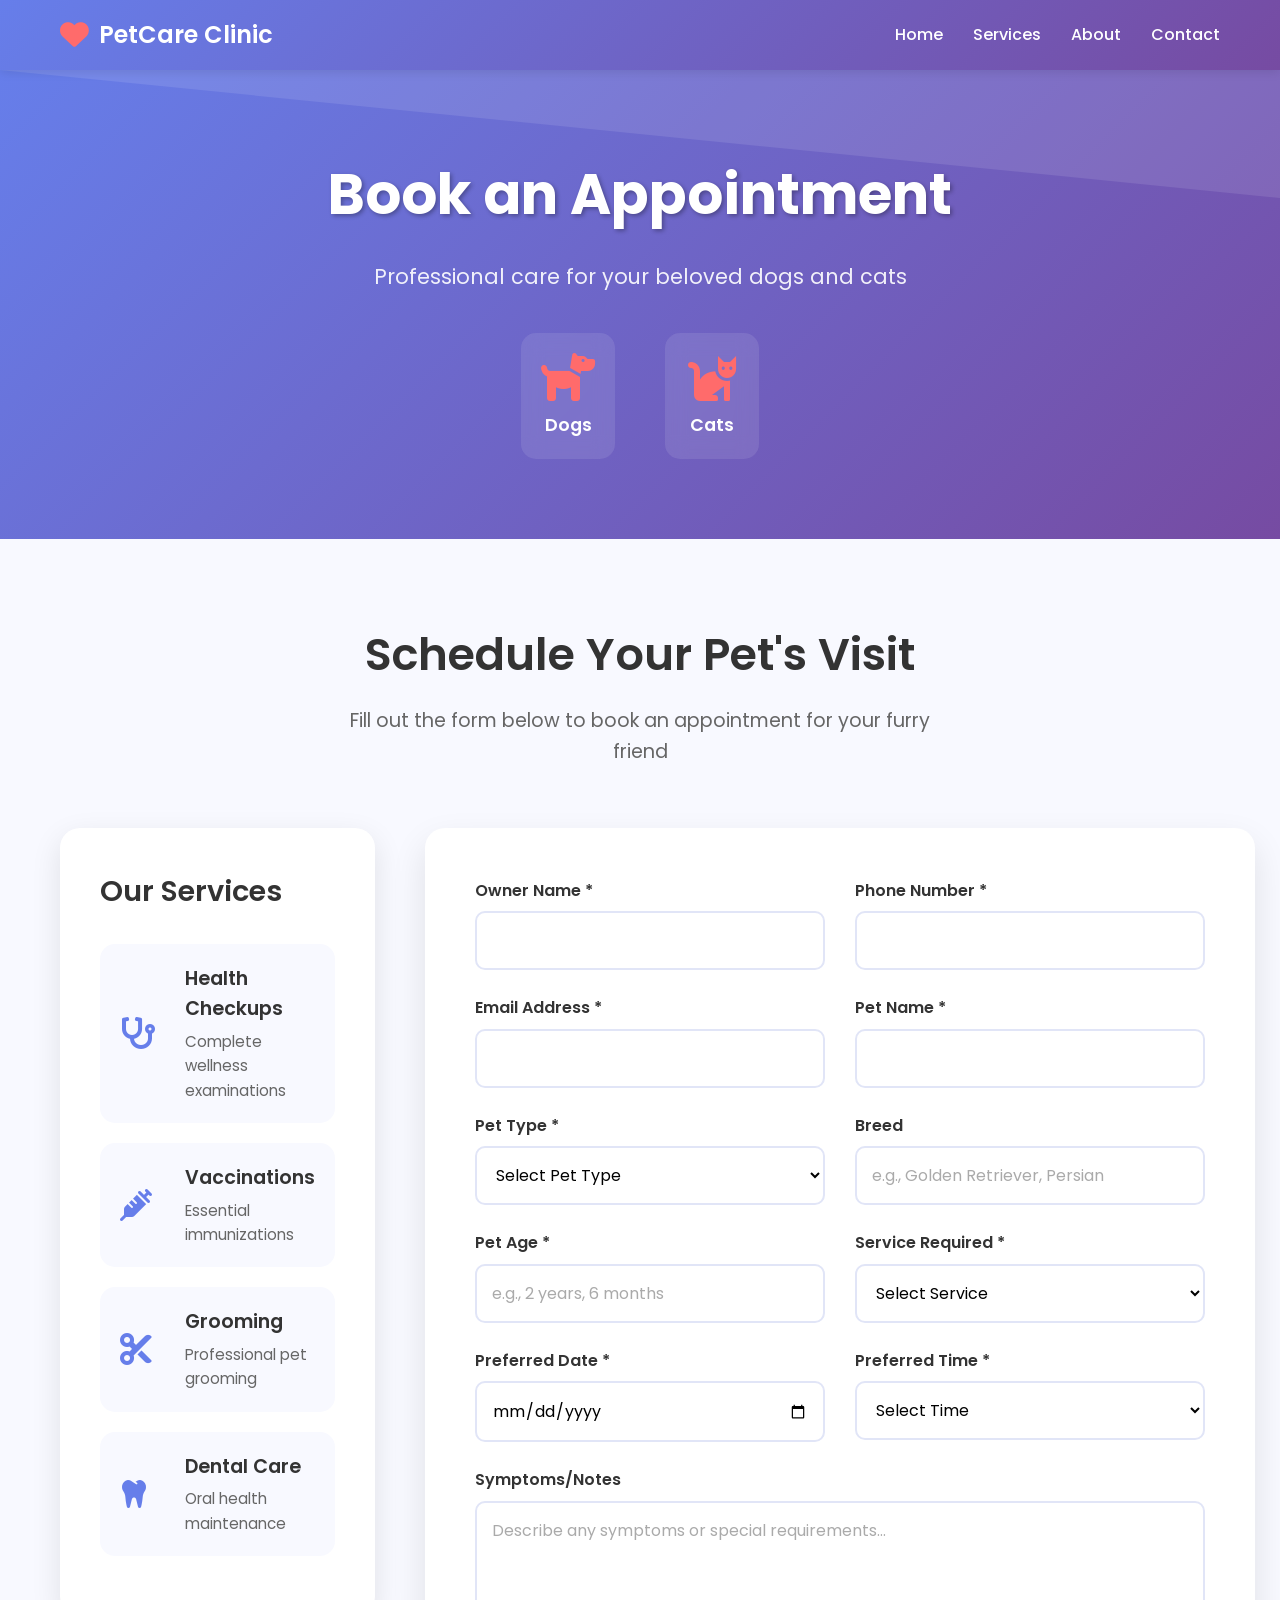
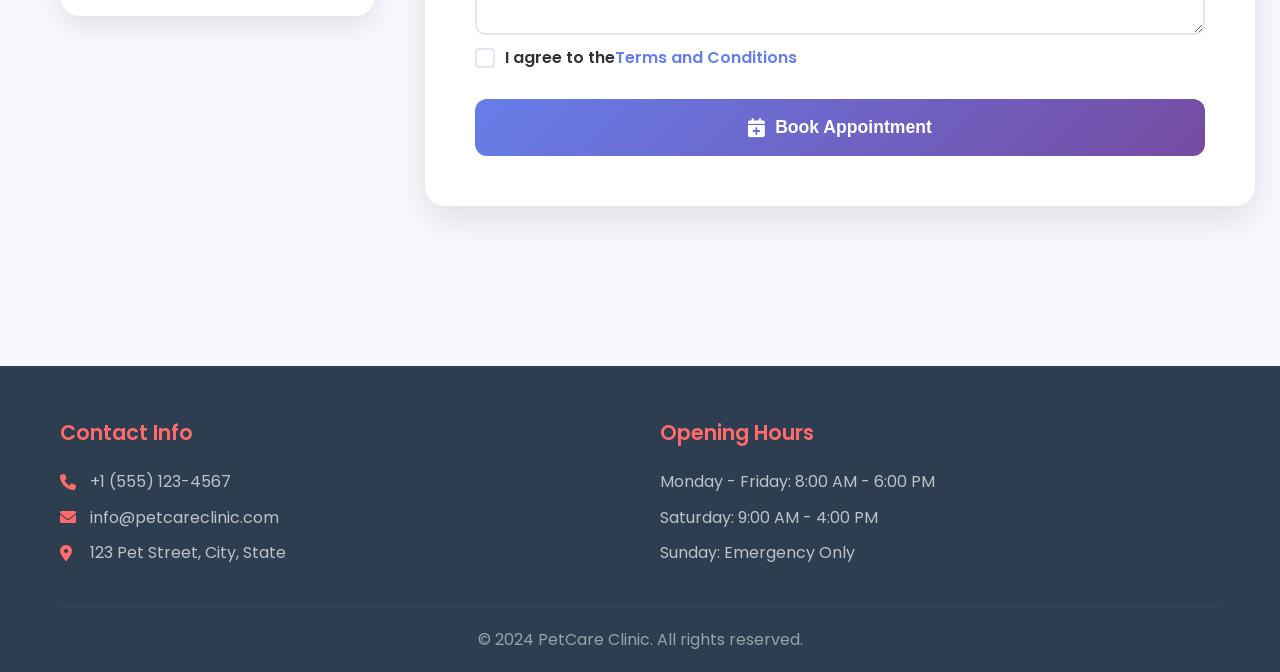
<file: apoiment/index.html>
<!DOCTYPE html>
<html lang="en">
<head>
    <meta charset="UTF-8">
    <meta name="viewport" content="width=device-width, initial-scale=1.0">
    <title>Book Appointment - PetCare Clinic</title>
    <link rel="stylesheet" href="style.css">
    <link href="https://cdnjs.cloudflare.com/ajax/libs/font-awesome/6.0.0/css/all.min.css" rel="stylesheet">
    <link href="https://fonts.googleapis.com/css2?family=Poppins:wght@300;400;500;600;700&display=swap" rel="stylesheet">
</head>
<body>
    <!-- Header -->
    <header class="header">
        <div class="container">
            <div class="logo">
                <i class="fas fa-heart"></i>
                <span>PetCare Clinic</span>
            </div>
            <nav class="nav">
                <a href="#home">Home</a>
                <a href="#services">Services</a>
                <a href="#about">About</a>
                <a href="#contact">Contact</a>
            </nav>
        </div>
    </header>

    <!-- Hero Section -->
    <section class="hero">
        <div class="hero-content">
            <div class="hero-text">
                <h1>Book an Appointment</h1>
                <p>Professional care for your beloved dogs and cats</p>
                <div class="hero-icons">
                    <div class="pet-icon">
                        <i class="fas fa-dog"></i>
                        <span>Dogs</span>
                    </div>
                    <div class="pet-icon">
                        <i class="fas fa-cat"></i>
                        <span>Cats</span>
                    </div>
                </div>
            </div>
        </div>
    </section>

    <!-- Appointment Form Section -->
    <section class="appointment-section">
        <div class="container">
            <div class="section-header">
                <h2>Schedule Your Pet's Visit</h2>
                <p>Fill out the form below to book an appointment for your furry friend</p>
            </div>

            <div class="appointment-container">
                <!-- Services Info -->
                <div class="services-info">
                    <h3>Our Services</h3>
                    <div class="service-card">
                        <i class="fas fa-stethoscope"></i>
                        <div>
                            <h4>Health Checkups</h4>
                            <p>Complete wellness examinations</p>
                        </div>
                    </div>
                    <div class="service-card">
                        <i class="fas fa-syringe"></i>
                        <div>
                            <h4>Vaccinations</h4>
                            <p>Essential immunizations</p>
                        </div>
                    </div>
                    <div class="service-card">
                        <i class="fas fa-cut"></i>
                        <div>
                            <h4>Grooming</h4>
                            <p>Professional pet grooming</p>
                        </div>
                    </div>
                    <div class="service-card">
                        <i class="fas fa-tooth"></i>
                        <div>
                            <h4>Dental Care</h4>
                            <p>Oral health maintenance</p>
                        </div>
                    </div>
                </div>

                <!-- Appointment Form -->
                <div class="appointment-form">
                    <form id="appointmentForm">
                        <div class="form-row">
                            <div class="form-group">
                                <label for="ownerName">Owner Name *</label>
                                <input type="text" id="ownerName" name="ownerName" required>
                            </div>
                            <div class="form-group">
                                <label for="phone">Phone Number *</label>
                                <input type="tel" id="phone" name="phone" required>
                            </div>
                        </div>

                        <div class="form-row">
                            <div class="form-group">
                                <label for="email">Email Address *</label>
                                <input type="email" id="email" name="email" required>
                            </div>
                            <div class="form-group">
                                <label for="petName">Pet Name *</label>
                                <input type="text" id="petName" name="petName" required>
                            </div>
                        </div>

                        <div class="form-row">
                            <div class="form-group">
                                <label for="petType">Pet Type *</label>
                                <select id="petType" name="petType" required>
                                    <option value="">Select Pet Type</option>
                                    <option value="dog">Dog</option>
                                    <option value="cat">Cat</option>
                                </select>
                            </div>
                            <div class="form-group">
                                <label for="petBreed">Breed</label>
                                <input type="text" id="petBreed" name="petBreed" placeholder="e.g., Golden Retriever, Persian">
                            </div>
                        </div>

                        <div class="form-row">
                            <div class="form-group">
                                <label for="petAge">Pet Age *</label>
                                <input type="text" id="petAge" name="petAge" placeholder="e.g., 2 years, 6 months" required>
                            </div>
                            <div class="form-group">
                                <label for="service">Service Required *</label>
                                <select id="service" name="service" required>
                                    <option value="">Select Service</option>
                                    <option value="checkup">General Checkup</option>
                                    <option value="vaccination">Vaccination</option>
                                    <option value="grooming">Grooming</option>
                                    <option value="dental">Dental Care</option>
                                    <option value="surgery">Surgery</option>
                                    <option value="emergency">Emergency Care</option>
                                </select>
                            </div>
                        </div>

                        <div class="form-row">
                            <div class="form-group">
                                <label for="appointmentDate">Preferred Date *</label>
                                <input type="date" id="appointmentDate" name="appointmentDate" required>
                            </div>
                            <div class="form-group">
                                <label for="appointmentTime">Preferred Time *</label>
                                <select id="appointmentTime" name="appointmentTime" required>
                                    <option value="">Select Time</option>
                                    <option value="09:00">09:00 AM</option>
                                    <option value="10:00">10:00 AM</option>
                                    <option value="11:00">11:00 AM</option>
                                    <option value="12:00">12:00 PM</option>
                                    <option value="14:00">02:00 PM</option>
                                    <option value="15:00">03:00 PM</option>
                                    <option value="16:00">04:00 PM</option>
                                    <option value="17:00">05:00 PM</option>
                                </select>
                            </div>
                        </div>

                        <div class="form-group full-width">
                            <label for="symptoms">Symptoms/Notes</label>
                            <textarea id="symptoms" name="symptoms" rows="4" placeholder="Describe any symptoms or special requirements..."></textarea>
                        </div>

                        <div class="form-group full-width">
                            <label class="checkbox-container">
                                <input type="checkbox" id="terms" name="terms" required>
                                <span class="checkmark"></span>
                                I agree to the <a href="#terms">Terms and Conditions</a>
                            </label>
                        </div>

                        <button type="submit" class="submit-btn">
                            <i class="fas fa-calendar-plus"></i>
                            Book Appointment
                        </button>
                    </form>
                </div>
            </div>
        </div>
    </section>

    <!-- Success Modal -->
    <div id="successModal" class="modal">
        <div class="modal-content">
            <div class="modal-header">
                <i class="fas fa-check-circle"></i>
                <h3>Appointment Booked!</h3>
            </div>
            <div class="modal-body">
                <p>Your appointment has been successfully scheduled. We'll contact you shortly to confirm the details.</p>
                <div class="appointment-details">
                    <p><strong>Pet:</strong> <span id="confirmPetName"></span></p>
                    <p><strong>Date:</strong> <span id="confirmDate"></span></p>
                    <p><strong>Time:</strong> <span id="confirmTime"></span></p>
                    <p><strong>Service:</strong> <span id="confirmService"></span></p>
                </div>
            </div>
            <div class="modal-footer">
                <button onclick="closeModal()" class="btn-close">Close</button>
            </div>
        </div>
    </div>

    <!-- Footer -->
    <footer class="footer">
        <div class="container">
            <div class="footer-content">
                <div class="footer-section">
                    <h4>Contact Info</h4>
                    <p><i class="fas fa-phone"></i> +1 (555) 123-4567</p>
                    <p><i class="fas fa-envelope"></i> info@petcareclinic.com</p>
                    <p><i class="fas fa-map-marker-alt"></i> 123 Pet Street, City, State</p>
                </div>
                <div class="footer-section">
                    <h4>Opening Hours</h4>
                    <p>Monday - Friday: 8:00 AM - 6:00 PM</p>
                    <p>Saturday: 9:00 AM - 4:00 PM</p>
                    <p>Sunday: Emergency Only</p>
                </div>
            </div>
            <div class="footer-bottom">
                <p>&copy; 2024 PetCare Clinic. All rights reserved.</p>
            </div>
        </div>
    </footer>

    <script src="script.js"></script>
</body>
</html>
</file>
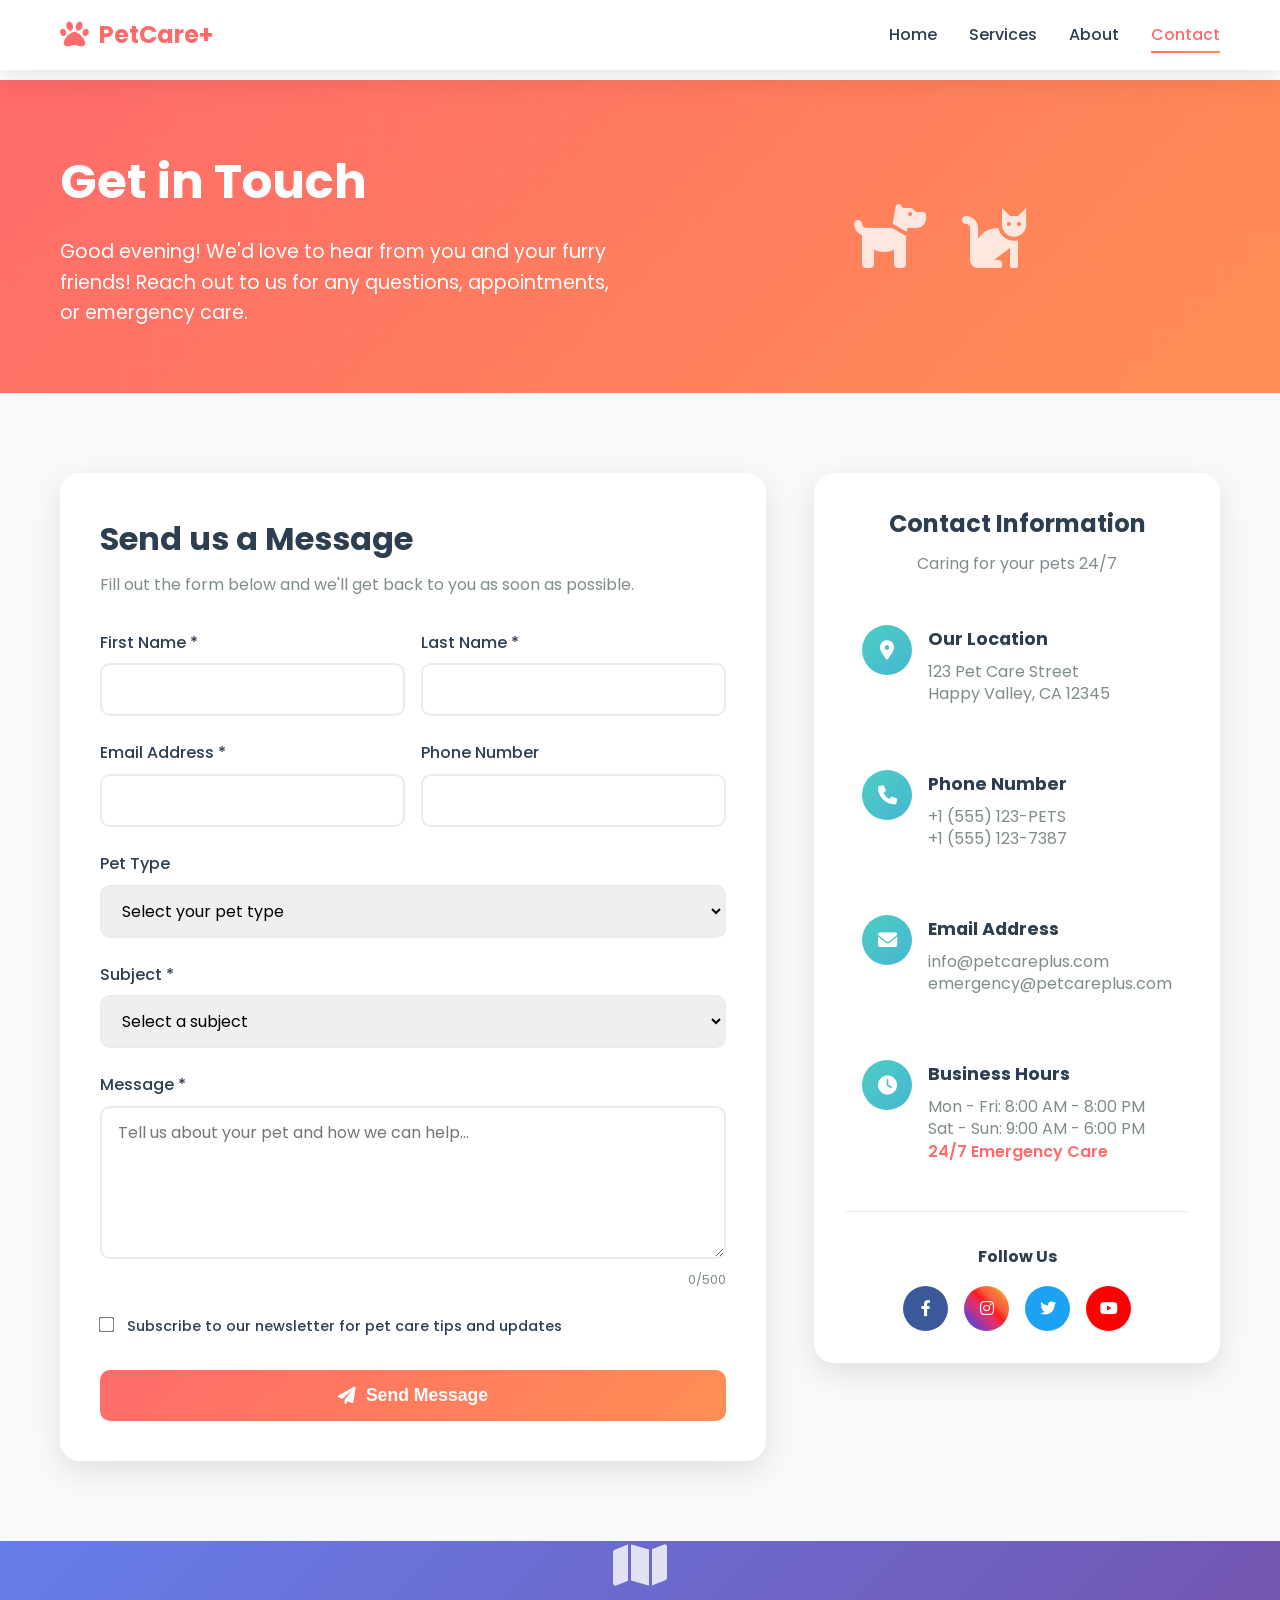
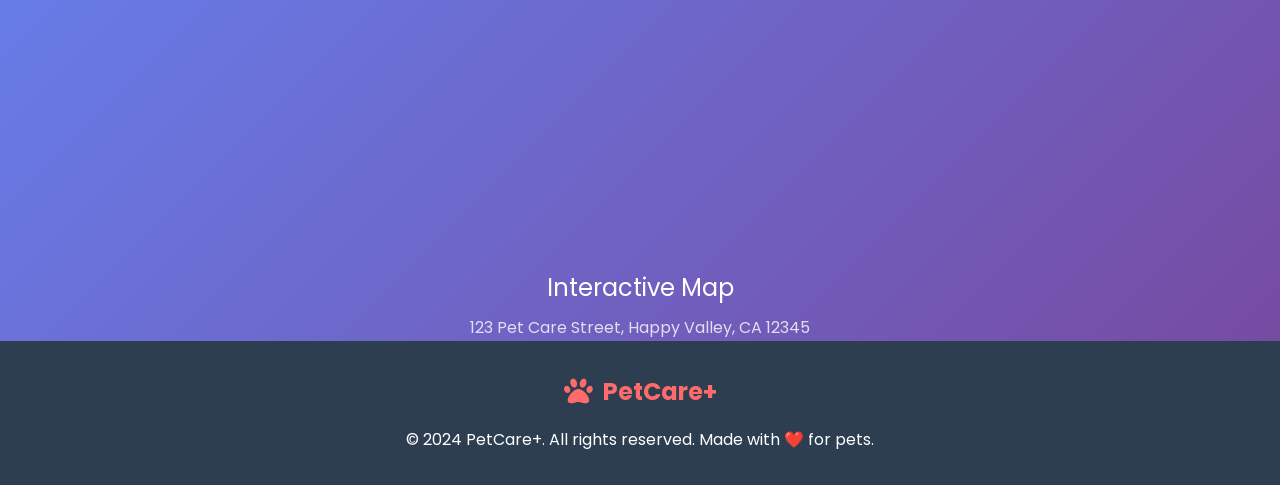
<file: contact/index.html>
<!DOCTYPE html>
<html lang="en">
<head>
    <meta charset="UTF-8">
    <meta name="viewport" content="width=device-width, initial-scale=1.0">
    <title>Contact Us - PetCare+</title>
    <link rel="stylesheet" href="style.css">
    <link href="https://cdnjs.cloudflare.com/ajax/libs/font-awesome/6.0.0/css/all.min.css" rel="stylesheet">
    <link href="https://fonts.googleapis.com/css2?family=Poppins:wght@300;400;600;700&display=swap" rel="stylesheet">
</head>
<body>
    <!-- Header -->
    <header class="header">
        <div class="container">
            <div class="nav-brand">
                <i class="fas fa-paw"></i>
                <span>PetCare+</span>
            </div>
            <nav class="nav-menu">
                <a href="#" class="nav-link">Home</a>
                <a href="#" class="nav-link">Services</a>
                <a href="#" class="nav-link">About</a>
                <a href="../contact/index.html" class="nav-link active">Contact</a>
            </nav>
        </div>
    </header>

    <!-- Hero Section -->
    <section class="hero">
        <div class="hero-content">
            <div class="hero-text">
                <h1>Get in Touch</h1>
                <p>We'd love to hear from you and your furry friends! Reach out to us for any questions, appointments, or emergency care.</p>
            </div>
            <div class="hero-image">
                <div class="pet-illustration">
                    <i class="fas fa-dog"></i>
                    <i class="fas fa-cat"></i>
                </div>
            </div>
        </div>
    </section>

    <!-- Contact Section -->
    <section class="contact-section">
        <div class="container">
            <div class="contact-grid">
                <!-- Contact Form -->
                <div class="contact-form-container">
                    <div class="form-header">
                        <h2>Send us a Message</h2>
                        <p>Fill out the form below and we'll get back to you as soon as possible.</p>
                    </div>
                    
                    <form class="contact-form" id="contactForm">
                        <div class="form-row">
                            <div class="form-group">
                                <label for="firstName">First Name *</label>
                                <input type="text" id="firstName" name="firstName" required>
                            </div>
                            <div class="form-group">
                                <label for="lastName">Last Name *</label>
                                <input type="text" id="lastName" name="lastName" required>
                            </div>
                        </div>
                        
                        <div class="form-row">
                            <div class="form-group">
                                <label for="email">Email Address *</label>
                                <input type="email" id="email" name="email" required>
                            </div>
                            <div class="form-group">
                                <label for="phone">Phone Number</label>
                                <input type="tel" id="phone" name="phone">
                            </div>
                        </div>
                        
                        <div class="form-group">
                            <label for="petType">Pet Type</label>
                            <select id="petType" name="petType">
                                <option value="">Select your pet type</option>
                                <option value="dog">Dog</option>
                                <option value="cat">Cat</option>
                                <option value="bird">Bird</option>
                                <option value="rabbit">Rabbit</option>
                                <option value="hamster">Hamster</option>
                                <option value="other">Other</option>
                            </select>
                        </div>
                        
                        <div class="form-group">
                            <label for="subject">Subject *</label>
                            <select id="subject" name="subject" required>
                                <option value="">Select a subject</option>
                                <option value="appointment">Book Appointment</option>
                                <option value="emergency">Emergency Care</option>
                                <option value="grooming">Grooming Services</option>
                                <option value="boarding">Pet Boarding</option>
                                <option value="general">General Inquiry</option>
                                <option value="feedback">Feedback</option>
                            </select>
                        </div>
                        
                        <div class="form-group">
                            <label for="message">Message *</label>
                            <textarea id="message" name="message" rows="5" placeholder="Tell us about your pet and how we can help..." required></textarea>
                        </div>
                        
                        <div class="form-group checkbox-group">
                            <label class="checkbox-label">
                                <input type="checkbox" id="newsletter" name="newsletter">
                                <span class="checkmark"></span>
                                Subscribe to our newsletter for pet care tips and updates
                            </label>
                        </div>
                        
                        <button type="submit" class="submit-btn">
                            <i class="fas fa-paper-plane"></i>
                            Send Message
                        </button>
                    </form>
                </div>

                <!-- Contact Info -->
                <div class="contact-info">
                    <div class="info-card">
                        <div class="info-header">
                            <h3>Contact Information</h3>
                            <p>Caring for your pets 24/7</p>
                        </div>
                        
                        <div class="info-items">
                            <div class="info-item">
                                <div class="info-icon">
                                    <i class="fas fa-map-marker-alt"></i>
                                </div>
                                <div class="info-content">
                                    <h4>Our Location</h4>
                                    <p>123 Pet Care Street<br>Happy Valley, CA 12345</p>
                                </div>
                            </div>
                            
                            <div class="info-item">
                                <div class="info-icon">
                                    <i class="fas fa-phone"></i>
                                </div>
                                <div class="info-content">
                                    <h4>Phone Number</h4>
                                    <p>+1 (555) 123-PETS<br>+1 (555) 123-7387</p>
                                </div>
                            </div>
                            
                            <div class="info-item">
                                <div class="info-icon">
                                    <i class="fas fa-envelope"></i>
                                </div>
                                <div class="info-content">
                                    <h4>Email Address</h4>
                                    <p>info@petcareplus.com<br>emergency@petcareplus.com</p>
                                </div>
                            </div>
                            
                            <div class="info-item">
                                <div class="info-icon">
                                    <i class="fas fa-clock"></i>
                                </div>
                                <div class="info-content">
                                    <h4>Business Hours</h4>
                                    <p>Mon - Fri: 8:00 AM - 8:00 PM<br>
                                    Sat - Sun: 9:00 AM - 6:00 PM<br>
                                    <span class="emergency-text">24/7 Emergency Care</span></p>
                                </div>
                            </div>
                        </div>
                        
                        <div class="social-links">
                            <h4>Follow Us</h4>
                            <div class="social-icons">
                                <a href="#" class="social-icon facebook">
                                    <i class="fab fa-facebook-f"></i>
                                </a>
                                <a href="#" class="social-icon instagram">
                                    <i class="fab fa-instagram"></i>
                                </a>
                                <a href="#" class="social-icon twitter">
                                    <i class="fab fa-twitter"></i>
                                </a>
                                <a href="#" class="social-icon youtube">
                                    <i class="fab fa-youtube"></i>
                                </a>
                            </div>
                        </div>
                    </div>
                </div>
            </div>
        </div>
    </section>

    <!-- Map Section -->
    <section class="map-section">
        <div class="map-container">
            <div class="map-placeholder">
                <i class="fas fa-map"></i>
                <iframe src="https://www.google.com/maps/embed?pb=!1m18!1m12!1m3!1d3671.553688831395!2d72.52874507477073!3d23.040153915672924!2m3!1f0!2f0!3f0!3m2!1i1024!2i768!4f13.1!3m3!1m2!1s0x395e84b74ee18a17%3A0xd1cb8bb6f4dd0cb4!2sAlphaOne%20Mall%2C%20Vastrapur%2C%20Ahmedabad%2C%20Gujarat%20380054!5e0!3m2!1sen!2sin!4v1756124097159!5m2!1sen!2sin" width="600" height="450" style="border:0;" allowfullscreen="" loading="lazy" referrerpolicy="no-referrer-when-downgrade"></iframe>
                <p>Interactive Map</p>
                <span>123 Pet Care Street, Happy Valley, CA 12345</span>
            </div>
        </div>
    </section>

    <!-- Footer -->
    <footer class="footer">
        <div class="container">
            <div class="footer-content">
                <div class="footer-brand">
                    <i class="fas fa-paw"></i>
                    <span>PetCare+</span>
                </div>
                <p>&copy; 2024 PetCare+. All rights reserved. Made with ❤️ for pets.</p>
            </div>
        </div>
    </footer>

    <!-- Success Message Modal -->
    <div class="modal-overlay" id="successModal">
        <div class="modal">
            <div class="modal-content">
                <div class="success-icon">
                    <i class="fas fa-check-circle"></i>
                </div>
                <h3>Message Sent Successfully!</h3>
                <p>Thank you for contacting us. We'll get back to you within 24 hours.</p>
                <button class="modal-btn" onclick="closeModal()">OK</button>
            </div>
        </div>
    </div>

    <script src="script.js"></script>
</body>
</html>
</file>
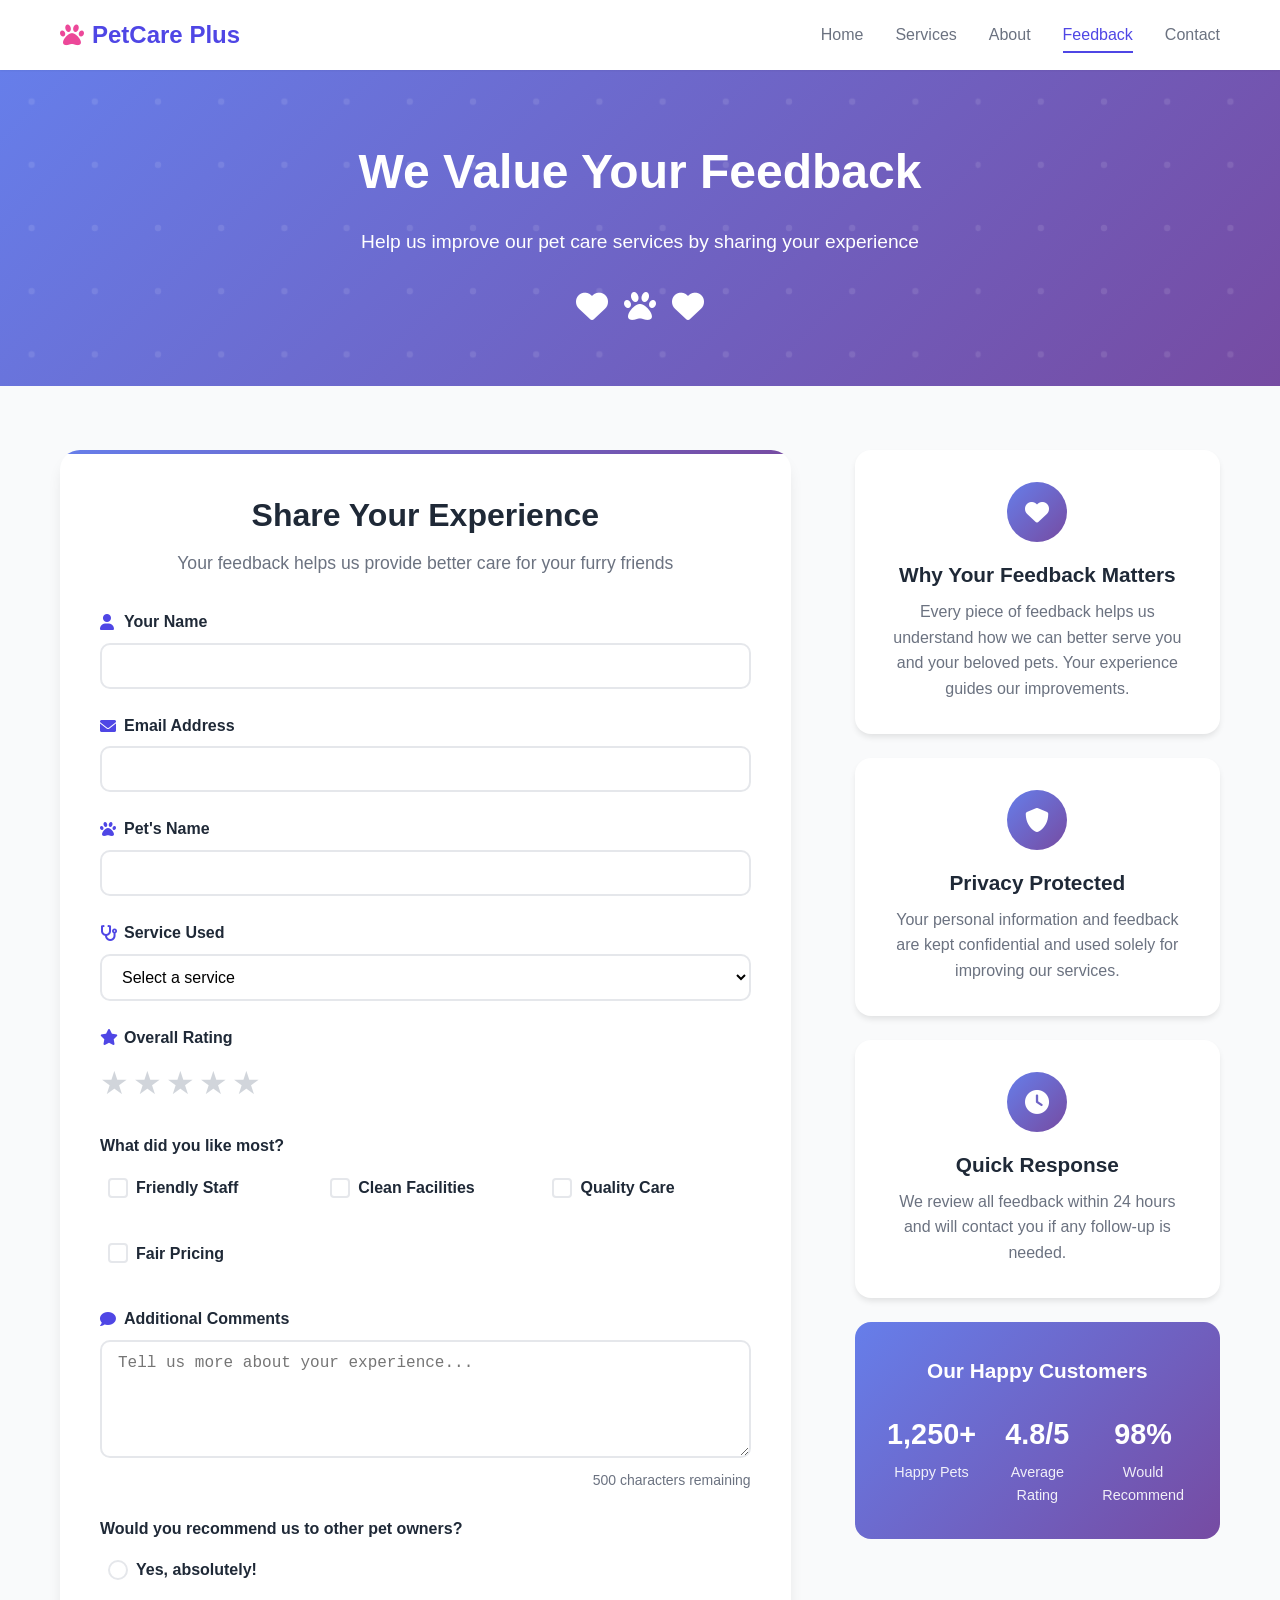
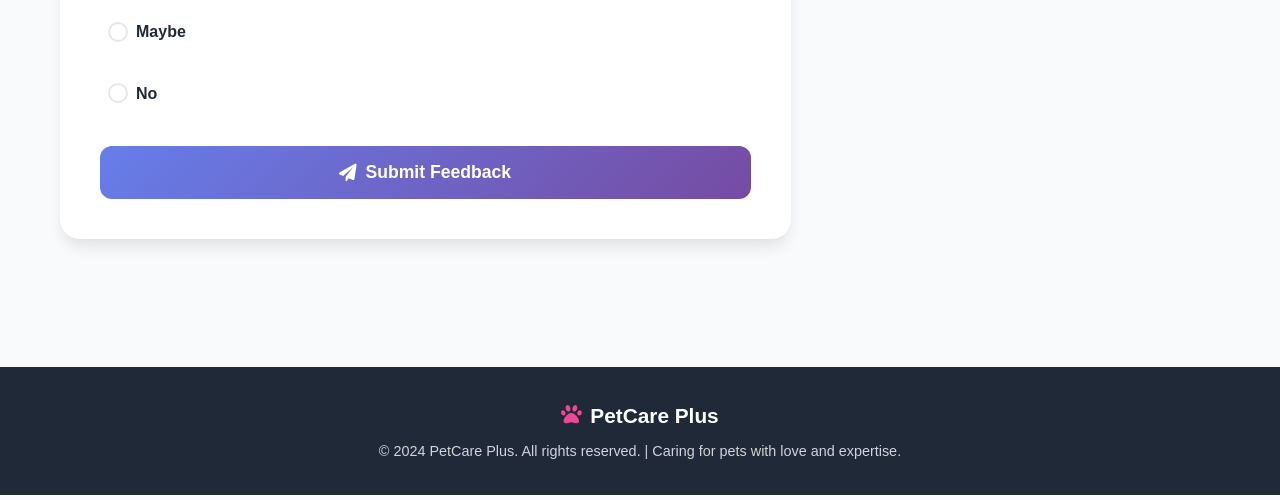
<file: feedback/index.html>
<!DOCTYPE html>
<html lang="en">
<head>
    <meta charset="UTF-8">
    <meta name="viewport" content="width=device-width, initial-scale=1.0">
    <title>Feedback - PetCare Plus</title>
    <link rel="stylesheet" href="style.css">
    <link href="https://cdnjs.cloudflare.com/ajax/libs/font-awesome/6.0.0/css/all.min.css" rel="stylesheet">
</head>
<body>
    <!-- Header -->
    <header class="header">
        <div class="container">
            <div class="logo">
                <i class="fas fa-paw"></i>
                <span>PetCare Plus</span>
            </div>
            <nav class="nav">
                <a href="#home">Home</a>
                <a href="#services">Services</a>
                <a href="#about">About</a>
                <a href="#feedback" class="active">Feedback</a>
                <a href="#contact">Contact</a>
            </nav>
        </div>
    </header>

    <!-- Main Content -->
    <main class="main">
        <!-- Hero Section -->
        <section class="hero">
            <div class="hero-content">
                <h1>We Value Your Feedback</h1>
                <p>Help us improve our pet care services by sharing your experience</p>
                <div class="hero-decoration">
                    <i class="fas fa-heart"></i>
                    <i class="fas fa-paw"></i>
                    <i class="fas fa-heart"></i>
                </div>
            </div>
        </section>

        <!-- Feedback Form Section -->
        <section class="feedback-section">
            <div class="container">
                <div class="feedback-grid">
                    <!-- Form Column -->
                    <div class="form-column">
                        <div class="form-header">
                            <h2>Share Your Experience</h2>
                            <p>Your feedback helps us provide better care for your furry friends</p>
                        </div>

                        <form class="feedback-form" id="feedbackForm">
                            <!-- Personal Information -->
                            <div class="form-group">
                                <label for="name">
                                    <i class="fas fa-user"></i>
                                    Your Name
                                </label>
                                <input type="text" id="name" name="name" required>
                            </div>

                            <div class="form-group">
                                <label for="email">
                                    <i class="fas fa-envelope"></i>
                                    Email Address
                                </label>
                                <input type="email" id="email" name="email" required>
                            </div>

                            <div class="form-group">
                                <label for="petName">
                                    <i class="fas fa-paw"></i>
                                    Pet's Name
                                </label>
                                <input type="text" id="petName" name="petName">
                            </div>

                            <!-- Service Type -->
                            <div class="form-group">
                                <label for="service">
                                    <i class="fas fa-stethoscope"></i>
                                    Service Used
                                </label>
                                <select id="service" name="service" required>
                                    <option value="">Select a service</option>
                                    <option value="veterinary">Veterinary Care</option>
                                    <option value="grooming">Pet Grooming</option>
                                    <option value="boarding">Pet Boarding</option>
                                    <option value="daycare">Pet Daycare</option>
                                    <option value="training">Pet Training</option>
                                    <option value="emergency">Emergency Care</option>
                                </select>
                            </div>

                            <!-- Rating -->
                            <div class="form-group">
                                <label class="rating-label">
                                    <i class="fas fa-star"></i>
                                    Overall Rating
                                </label>
                                <div class="star-rating" id="starRating">
                                    <span class="star" data-rating="1">★</span>
                                    <span class="star" data-rating="2">★</span>
                                    <span class="star" data-rating="3">★</span>
                                    <span class="star" data-rating="4">★</span>
                                    <span class="star" data-rating="5">★</span>
                                </div>
                                <input type="hidden" id="rating" name="rating" required>
                            </div>

                            <!-- Feedback Categories -->
                            <div class="form-group">
                                <label class="checkbox-label">What did you like most?</label>
                                <div class="checkbox-group">
                                    <label class="checkbox-item">
                                        <input type="checkbox" name="liked" value="staff">
                                        <span class="checkmark"></span>
                                        Friendly Staff
                                    </label>
                                    <label class="checkbox-item">
                                        <input type="checkbox" name="liked" value="facilities">
                                        <span class="checkmark"></span>
                                        Clean Facilities
                                    </label>
                                    <label class="checkbox-item">
                                        <input type="checkbox" name="liked" value="care">
                                        <span class="checkmark"></span>
                                        Quality Care
                                    </label>
                                    <label class="checkbox-item">
                                        <input type="checkbox" name="liked" value="pricing">
                                        <span class="checkmark"></span>
                                        Fair Pricing
                                    </label>
                                </div>
                            </div>

                            <!-- Comments -->
                            <div class="form-group">
                                <label for="comments">
                                    <i class="fas fa-comment"></i>
                                    Additional Comments
                                </label>
                                <textarea id="comments" name="comments" rows="5" placeholder="Tell us more about your experience..."></textarea>
                            </div>

                            <!-- Recommendation -->
                            <div class="form-group">
                                <label class="radio-label">Would you recommend us to other pet owners?</label>
                                <div class="radio-group">
                                    <label class="radio-item">
                                        <input type="radio" name="recommend" value="yes">
                                        <span class="radio-mark"></span>
                                        Yes, absolutely!
                                    </label>
                                    <label class="radio-item">
                                        <input type="radio" name="recommend" value="maybe">
                                        <span class="radio-mark"></span>
                                        Maybe
                                    </label>
                                    <label class="radio-item">
                                        <input type="radio" name="recommend" value="no">
                                        <span class="radio-mark"></span>
                                        No
                                    </label>
                                </div>
                            </div>

                            <!-- Submit Button -->
                            <button type="submit" class="submit-btn">
                                <i class="fas fa-paper-plane"></i>
                                Submit Feedback
                            </button>
                        </form>
                    </div>

                    <!-- Info Column -->
                    <div class="info-column">
                        <div class="info-card">
                            <div class="info-icon">
                                <i class="fas fa-heart"></i>
                            </div>
                            <h3>Why Your Feedback Matters</h3>
                            <p>Every piece of feedback helps us understand how we can better serve you and your beloved pets. Your experience guides our improvements.</p>
                        </div>

                        <div class="info-card">
                            <div class="info-icon">
                                <i class="fas fa-shield-alt"></i>
                            </div>
                            <h3>Privacy Protected</h3>
                            <p>Your personal information and feedback are kept confidential and used solely for improving our services.</p>
                        </div>

                        <div class="info-card">
                            <div class="info-icon">
                                <i class="fas fa-clock"></i>
                            </div>
                            <h3>Quick Response</h3>
                            <p>We review all feedback within 24 hours and will contact you if any follow-up is needed.</p>
                        </div>

                        <!-- Stats -->
                        <div class="stats-card">
                            <h3>Our Happy Customers</h3>
                            <div class="stats-grid">
                                <div class="stat-item">
                                    <div class="stat-number">1,250+</div>
                                    <div class="stat-label">Happy Pets</div>
                                </div>
                                <div class="stat-item">
                                    <div class="stat-number">4.8/5</div>
                                    <div class="stat-label">Average Rating</div>
                                </div>
                                <div class="stat-item">
                                    <div class="stat-number">98%</div>
                                    <div class="stat-label">Would Recommend</div>
                                </div>
                            </div>
                        </div>
                    </div>
                </div>
            </div>
        </section>
    </main>

    <!-- Success Modal -->
    <div class="modal" id="successModal">
        <div class="modal-content">
            <div class="modal-icon">
                <i class="fas fa-check-circle"></i>
            </div>
            <h3>Thank You!</h3>
            <p>Your feedback has been submitted successfully. We appreciate you taking the time to help us improve!</p>
            <button class="modal-btn" onclick="closeModal()">Close</button>
        </div>
    </div>

    <!-- Footer -->
    <footer class="footer">
        <div class="container">
            <div class="footer-content">
                <div class="footer-logo">
                    <i class="fas fa-paw"></i>
                    <span>PetCare Plus</span>
                </div>
                <p>&copy; 2024 PetCare Plus. All rights reserved. | Caring for pets with love and expertise.</p>
            </div>
        </div>
    </footer>

    <script src="script.js"></script>
</body>
</html>
</file>
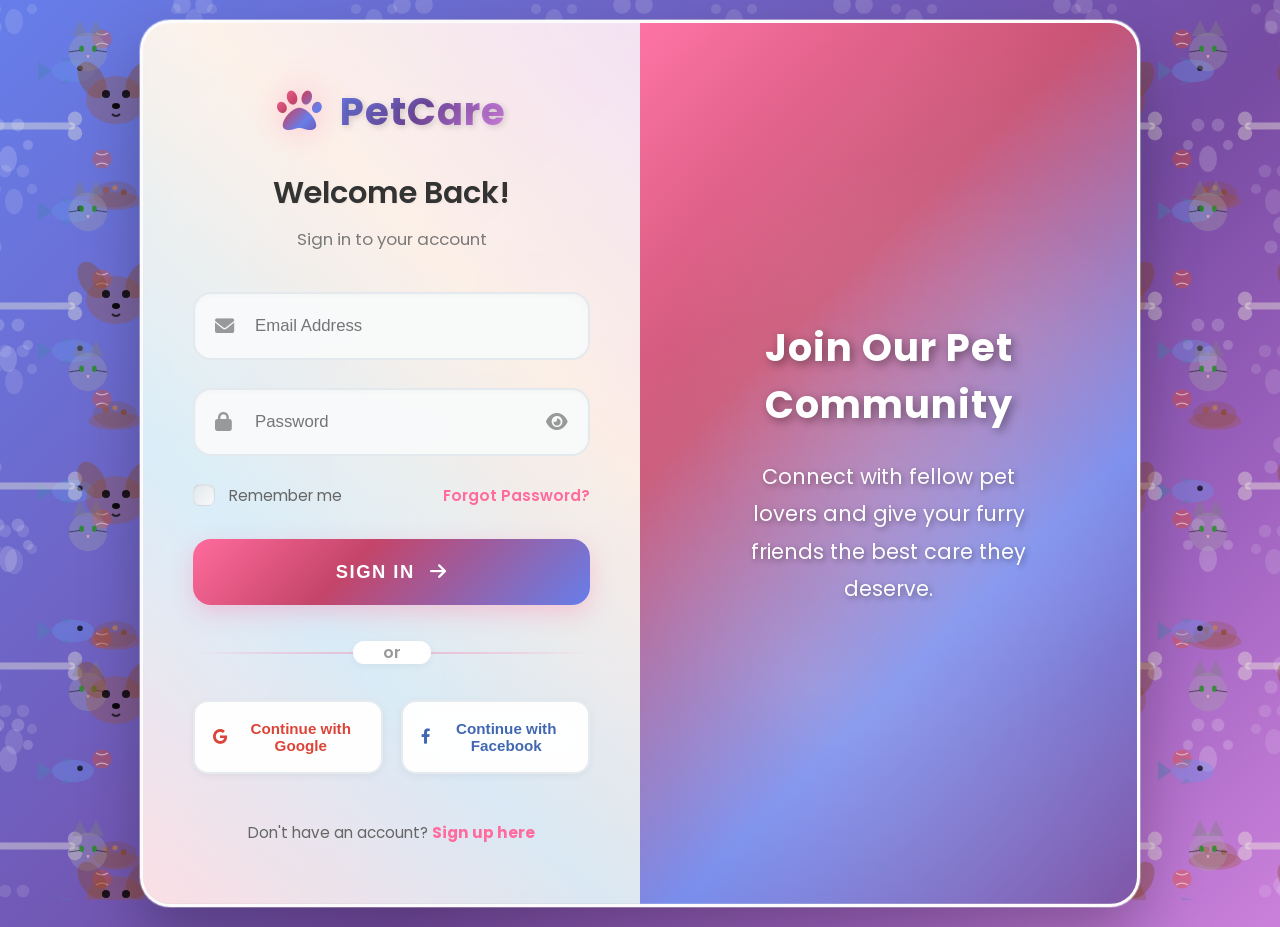
<file: login/index.html>
<!DOCTYPE html>
<html lang="en">
<head>
    <meta charset="UTF-8">
    <meta name="viewport" content="width=device-width, initial-scale=1.0">
    <title>Login - PetCare</title>
    <link rel="stylesheet" href="style.css">
    <link href="https://fonts.googleapis.com/css2?family=Poppins:wght@300;400;500;600;700&display=swap" rel="stylesheet">
    <link rel="stylesheet" href="https://cdnjs.cloudflare.com/ajax/libs/font-awesome/6.0.0/css/all.min.css">
</head>
<body>
    <div class="container">
        <div class="form-container">
            <div class="form-header">
                <div class="logo">
                    <i class="fas fa-paw"></i>
                    <h1>PetCare</h1>
                </div>
                <h2>Welcome Back!</h2>
                <p>Sign in to your account</p>
            </div>
            
            <form id="loginForm" class="auth-form">
                <div class="form-group">
                    <div class="input-container">
                        <i class="fas fa-envelope"></i>
                        <input type="email" id="email" name="email" placeholder="Email Address" required>
                    </div>
                </div>
                
                <div class="form-group">
                    <div class="input-container">
                        <i class="fas fa-lock"></i>
                        <input type="password" id="password" name="password" placeholder="Password" required>
                        <i class="fas fa-eye password-toggle" id="togglePassword"></i>
                    </div>
                </div>
                
                <div class="form-options">
                    <label class="remember-me">
                        <input type="checkbox" name="remember">
                        <span class="checkmark"></span>
                        Remember me
                    </label>
                    <a href="#" class="forgot-password">Forgot Password?</a>
                </div>
                
                <button type="submit" class="btn-primary">
                    <span>Sign In</span>
                    <i class="fas fa-arrow-right"></i>
                </button>
            </form>
            
            <div class="divider">
                <span>or</span>
            </div>
            
            <div class="social-login">
                <button class="social-btn google">
                    <i class="fab fa-google"></i>
                    Continue with Google
                </button>
                <button class="social-btn facebook">
                    <i class="fab fa-facebook-f"></i>
                    Continue with Facebook
                </button>
            </div>
            
            <div class="form-footer">
                <p>Don't have an account? <a href="signup.html">Sign up here</a></p>
            </div>
        </div>
        
        <div class="image-container">
            <div class="image-overlay">
                <h3>Join Our Pet Community</h3>
                <p>Connect with fellow pet lovers and give your furry friends the best care they deserve.</p>
            </div>
        </div>
    </div>
    
    <script src="script.js"></script>
</body>
</html>
</file>
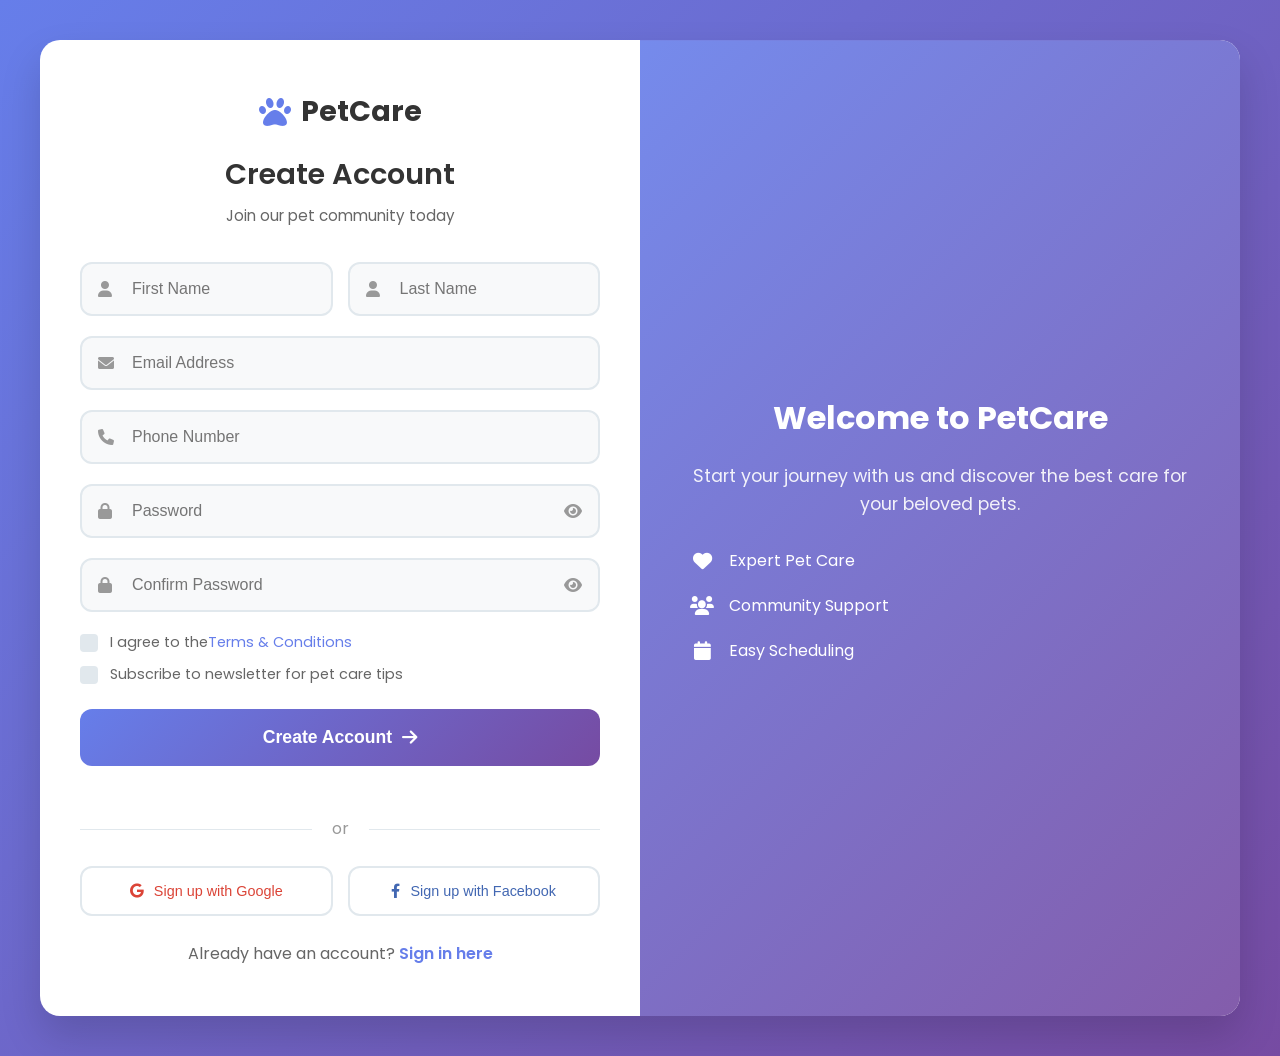
<file: sign/index.html>
<!DOCTYPE html>
<html lang="en">
<head>
    <meta charset="UTF-8">
    <meta name="viewport" content="width=device-width, initial-scale=1.0">
    <title>Sign Up - PetCare</title>
    <link rel="stylesheet" href="style.css">
    <link href="https://fonts.googleapis.com/css2?family=Poppins:wght@300;400;500;600;700&display=swap" rel="stylesheet">
    <link rel="stylesheet" href="https://cdnjs.cloudflare.com/ajax/libs/font-awesome/6.0.0/css/all.min.css">
</head>
<body>
    <div class="container">
        <div class="form-container">
            <div class="form-header">
                <div class="logo">
                    <i class="fas fa-paw"></i>
                    <h1>PetCare</h1>
                </div>
                <h2>Create Account</h2>
                <p>Join our pet community today</p>
            </div>
            
            <form id="signupForm" class="auth-form">
                <div class="form-row">
                    <div class="form-group">
                        <div class="input-container">
                            <i class="fas fa-user"></i>
                            <input type="text" id="firstName" name="firstName" placeholder="First Name" required>
                        </div>
                    </div>
                    <div class="form-group">
                        <div class="input-container">
                            <i class="fas fa-user"></i>
                            <input type="text" id="lastName" name="lastName" placeholder="Last Name" required>
                        </div>
                    </div>
                </div>
                
                <div class="form-group">
                    <div class="input-container">
                        <i class="fas fa-envelope"></i>
                        <input type="email" id="email" name="email" placeholder="Email Address" required>
                    </div>
                </div>
                
                <div class="form-group">
                    <div class="input-container">
                        <i class="fas fa-phone"></i>
                        <input type="tel" id="phone" name="phone" placeholder="Phone Number" required>
                    </div>
                </div>
                
                <div class="form-group">
                    <div class="input-container">
                        <i class="fas fa-lock"></i>
                        <input type="password" id="password" name="password" placeholder="Password" required>
                        <i class="fas fa-eye password-toggle" id="togglePassword"></i>
                    </div>
                </div>
                
                <div class="form-group">
                    <div class="input-container">
                        <i class="fas fa-lock"></i>
                        <input type="password" id="confirmPassword" name="confirmPassword" placeholder="Confirm Password" required>
                        <i class="fas fa-eye password-toggle" id="toggleConfirmPassword"></i>
                    </div>
                </div>
                
                <div class="form-options">
                    <label class="checkbox-container">
                        <input type="checkbox" name="terms" required>
                        <span class="checkmark"></span>
                        I agree to the <a href="#">Terms & Conditions</a>
                    </label>
                    <label class="checkbox-container">
                        <input type="checkbox" name="newsletter">
                        <span class="checkmark"></span>
                        Subscribe to newsletter for pet care tips
                    </label>
                </div>
                
                <button type="submit" class="btn-primary">
                    <span>Create Account</span>
                    <i class="fas fa-arrow-right"></i>
                </button>
            </form>
            
            <div class="divider">
                <span>or</span>
            </div>
            
            <div class="social-login">
                <button class="social-btn google">
                    <i class="fab fa-google"></i>
                    Sign up with Google
                </button>
                <button class="social-btn facebook">
                    <i class="fab fa-facebook-f"></i>
                    Sign up with Facebook
                </button>
            </div>
            
            <div class="form-footer">
                <p>Already have an account? <a href="login.html">Sign in here</a></p>
            </div>
        </div>
        
        <div class="image-container">
            <div class="image-overlay">
                <h3>Welcome to PetCare</h3>
                <p>Start your journey with us and discover the best care for your beloved pets.</p>
                <div class="features">
                    <div class="feature">
                        <i class="fas fa-heart"></i>
                        <span>Expert Pet Care</span>
                    </div>
                    <div class="feature">
                        <i class="fas fa-users"></i>
                        <span>Community Support</span>
                    </div>
                    <div class="feature">
                        <i class="fas fa-calendar"></i>
                        <span>Easy Scheduling</span>
                    </div>
                </div>
            </div>
        </div>
    </div>
    
    <script src="script.js"></script>
</body>
</html>
</file>
<file: apoiment/style.css>
/* Reset and Base Styles */
* {
    margin: 0;
    padding: 0;
    box-sizing: border-box;
}

body {
    font-family: 'Poppins', sans-serif;
    line-height: 1.6;
    color: #333;
    background-color: #f8f9ff;
}

.container {
    max-width: 1200px;
    margin: 0 auto;
    padding: 0 20px;
}

/* Header Styles */
.header {
    background: linear-gradient(135deg, #667eea 0%, #764ba2 100%);
    color: white;
    padding: 1rem 0;
    position: sticky;
    top: 0;
    z-index: 100;
    box-shadow: 0 2px 10px rgba(0, 0, 0, 0.1);
}

.header .container {
    display: flex;
    justify-content: space-between;
    align-items: center;
}

.logo {
    display: flex;
    align-items: center;
    gap: 10px;
    font-size: 1.5rem;
    font-weight: 600;
}

.logo i {
    color: #ff6b6b;
    font-size: 1.8rem;
}

.nav {
    display: flex;
    gap: 30px;
}

.nav a {
    color: white;
    text-decoration: none;
    transition: color 0.3s ease;
    font-weight: 500;
}

.nav a:hover {
    color: #ff6b6b;
}

/* Hero Section */
.hero {
    background: linear-gradient(135deg, #667eea 0%, #764ba2 100%);
    color: white;
    padding: 80px 0;
    text-align: center;
    position: relative;
    overflow: hidden;
}

.hero::before {
    content: '';
    position: absolute;
    top: 0;
    left: 0;
    right: 0;
    bottom: 0;
    background: url('data:image/svg+xml,<svg xmlns="http://www.w3.org/2000/svg" viewBox="0 0 1000 100" fill="rgba(255,255,255,0.1)"><polygon points="0,0 1000,100 1000,0"/></svg>');
    background-size: cover;
}

.hero-content {
    position: relative;
    z-index: 2;
}

.hero h1 {
    font-size: 3.5rem;
    margin-bottom: 20px;
    font-weight: 700;
    text-shadow: 2px 2px 4px rgba(0, 0, 0, 0.3);
}

.hero p {
    font-size: 1.3rem;
    margin-bottom: 40px;
    opacity: 0.9;
}

.hero-icons {
    display: flex;
    justify-content: center;
    gap: 50px;
    margin-top: 30px;
}

.pet-icon {
    display: flex;
    flex-direction: column;
    align-items: center;
    gap: 10px;
    padding: 20px;
    background: rgba(255, 255, 255, 0.1);
    border-radius: 15px;
    backdrop-filter: blur(10px);
    transition: transform 0.3s ease;
}

.pet-icon:hover {
    transform: translateY(-5px);
}

.pet-icon i {
    font-size: 3rem;
    color: #ff6b6b;
}

.pet-icon span {
    font-weight: 600;
    font-size: 1.1rem;
}

/* Appointment Section */
.appointment-section {
    padding: 80px 0;
}

.section-header {
    text-align: center;
    margin-bottom: 60px;
}

.section-header h2 {
    font-size: 2.8rem;
    color: #333;
    margin-bottom: 15px;
    font-weight: 600;
}

.section-header p {
    font-size: 1.2rem;
    color: #666;
    max-width: 600px;
    margin: 0 auto;
}

.appointment-container {
    display: grid;
    grid-template-columns: 1fr 2fr;
    gap: 50px;
    align-items: start;
}

/* Services Info */
.services-info {
    background: white;
    padding: 40px;
    border-radius: 20px;
    box-shadow: 0 10px 30px rgba(0, 0, 0, 0.1);
    height: fit-content;
    position: sticky;
    top: 100px;
}

.services-info h3 {
    font-size: 1.8rem;
    color: #333;
    margin-bottom: 30px;
    font-weight: 600;
}

.service-card {
    display: flex;
    align-items: center;
    gap: 15px;
    padding: 20px;
    margin-bottom: 20px;
    background: #f8f9ff;
    border-radius: 15px;
    transition: transform 0.3s ease, box-shadow 0.3s ease;
}

.service-card:hover {
    transform: translateX(5px);
    box-shadow: 0 5px 15px rgba(102, 126, 234, 0.2);
}

.service-card i {
    font-size: 2rem;
    color: #667eea;
    min-width: 50px;
}

.service-card h4 {
    font-size: 1.2rem;
    color: #333;
    margin-bottom: 5px;
    font-weight: 600;
}

.service-card p {
    color: #666;
    font-size: 0.95rem;
}

/* Appointment Form */
.appointment-form {
    background: white;
    padding: 50px;
    border-radius: 20px;
    box-shadow: 0 15px 35px rgba(0, 0, 0, 0.1);
}

.form-row {
    display: grid;
    grid-template-columns: 1fr 1fr;
    gap: 30px;
    margin-bottom: 25px;
}

.form-group {
    display: flex;
    flex-direction: column;
}

.form-group.full-width {
    grid-column: 1 / -1;
}

.form-group label {
    font-weight: 600;
    color: #333;
    margin-bottom: 8px;
    font-size: 1rem;
}

.form-group input,
.form-group select,
.form-group textarea {
    padding: 15px;
    border: 2px solid #e1e5f7;
    border-radius: 10px;
    font-size: 1rem;
    font-family: inherit;
    transition: border-color 0.3s ease, box-shadow 0.3s ease;
    background: white;
}

.form-group input:focus,
.form-group select:focus,
.form-group textarea:focus {
    outline: none;
    border-color: #667eea;
    box-shadow: 0 0 0 3px rgba(102, 126, 234, 0.1);
}

.form-group textarea {
    resize: vertical;
    min-height: 120px;
}

.form-group input::placeholder,
.form-group textarea::placeholder {
    color: #aaa;
}

/* Checkbox Styles */
.checkbox-container {
    display: flex !important;
    flex-direction: row !important;
    align-items: center;
    cursor: pointer;
    font-size: 0.95rem;
    margin-top: 10px;
}

.checkbox-container input[type="checkbox"] {
    display: none;
}

.checkmark {
    width: 20px;
    height: 20px;
    border: 2px solid #e1e5f7;
    border-radius: 4px;
    margin-right: 10px;
    display: flex;
    align-items: center;
    justify-content: center;
    transition: all 0.3s ease;
    flex-shrink: 0;
}

.checkbox-container input[type="checkbox"]:checked + .checkmark {
    background: #667eea;
    border-color: #667eea;
}

.checkbox-container input[type="checkbox"]:checked + .checkmark::after {
    content: '✓';
    color: white;
    font-size: 12px;
    font-weight: bold;
}

.checkbox-container a {
    color: #667eea;
    text-decoration: none;
}

.checkbox-container a:hover {
    text-decoration: underline;
}

/* Submit Button */
.submit-btn {
    background: linear-gradient(135deg, #667eea 0%, #764ba2 100%);
    color: white;
    border: none;
    padding: 18px 40px;
    font-size: 1.1rem;
    font-weight: 600;
    border-radius: 12px;
    cursor: pointer;
    transition: transform 0.3s ease, box-shadow 0.3s ease;
    display: flex;
    align-items: center;
    justify-content: center;
    gap: 10px;
    width: 100%;
    margin-top: 20px;
}

.submit-btn:hover {
    transform: translateY(-2px);
    box-shadow: 0 10px 25px rgba(102, 126, 234, 0.3);
}

.submit-btn:active {
    transform: translateY(0);
}

.submit-btn i {
    font-size: 1.2rem;
}

/* Modal Styles */
.modal {
    display: none;
    position: fixed;
    z-index: 1000;
    left: 0;
    top: 0;
    width: 100%;
    height: 100%;
    background-color: rgba(0, 0, 0, 0.5);
    backdrop-filter: blur(5px);
}

.modal-content {
    background: white;
    margin: 5% auto;
    border-radius: 20px;
    width: 90%;
    max-width: 500px;
    box-shadow: 0 20px 40px rgba(0, 0, 0, 0.2);
    overflow: hidden;
    animation: modalSlideIn 0.3s ease;
}

@keyframes modalSlideIn {
    from {
        opacity: 0;
        transform: translateY(-50px);
    }
    to {
        opacity: 1;
        transform: translateY(0);
    }
}

.modal-header {
    background: linear-gradient(135deg, #667eea 0%, #764ba2 100%);
    color: white;
    padding: 30px;
    text-align: center;
}

.modal-header i {
    font-size: 3rem;
    margin-bottom: 15px;
    color: #4caf50;
}

.modal-header h3 {
    font-size: 1.5rem;
    font-weight: 600;
}

.modal-body {
    padding: 30px;
    text-align: center;
}

.modal-body p {
    font-size: 1.1rem;
    color: #666;
    margin-bottom: 25px;
    line-height: 1.6;
}

.appointment-details {
    background: #f8f9ff;
    padding: 20px;
    border-radius: 10px;
    text-align: left;
}

.appointment-details p {
    margin-bottom: 10px;
    font-size: 1rem;
    color: #333;
}

.appointment-details strong {
    color: #667eea;
    font-weight: 600;
}

.modal-footer {
    padding: 0 30px 30px 30px;
    text-align: center;
}

.btn-close {
    background: #667eea;
    color: white;
    border: none;
    padding: 12px 30px;
    border-radius: 8px;
    font-size: 1rem;
    font-weight: 600;
    cursor: pointer;
    transition: background 0.3s ease;
}

.btn-close:hover {
    background: #5a6fd8;
}

/* Footer */
.footer {
    background: #2c3e50;
    color: white;
    padding: 50px 0 20px 0;
    margin-top: 80px;
}

.footer-content {
    display: grid;
    grid-template-columns: repeat(auto-fit, minmax(250px, 1fr));
    gap: 40px;
    margin-bottom: 30px;
}

.footer-section h4 {
    font-size: 1.3rem;
    margin-bottom: 20px;
    color: #ff6b6b;
    font-weight: 600;
}

.footer-section p {
    margin-bottom: 10px;
    color: #bdc3c7;
    display: flex;
    align-items: center;
    gap: 10px;
}

.footer-section i {
    color: #ff6b6b;
    width: 20px;
}

.footer-bottom {
    border-top: 1px solid #34495e;
    padding-top: 20px;
    text-align: center;
    color: #95a5a6;
}

/* Responsive Design */
@media (max-width: 768px) {
    .container {
        padding: 0 15px;
    }
    
    .header .container {
        flex-direction: column;
        gap: 20px;
    }
    
    .nav {
        gap: 20px;
    }
    
    .hero h1 {
        font-size: 2.5rem;
    }
    
    .hero p {
        font-size: 1.1rem;
    }
    
    .hero-icons {
        flex-direction: column;
        gap: 20px;
    }
    
    .section-header h2 {
        font-size: 2.2rem;
    }
    
    .appointment-container {
        grid-template-columns: 1fr;
        gap: 30px;
    }
    
    .services-info {
        position: static;
    }
    
    .appointment-form {
        padding: 30px 20px;
    }
    
    .form-row {
        grid-template-columns: 1fr;
        gap: 20px;
    }
    
    .modal-content {
        margin: 10% auto;
        width: 95%;
    }
}

@media (max-width: 480px) {
    .hero {
        padding: 60px 0;
    }
    
    .hero h1 {
        font-size: 2rem;
    }
    
    .appointment-section {
        padding: 60px 0;
    }
    
    .section-header h2 {
        font-size: 1.8rem;
    }
    
    .services-info,
    .appointment-form {
        padding: 25px 15px;
    }
    
    .pet-icon {
        padding: 15px;
    }
    
    .pet-icon i {
        font-size: 2.5rem;
    }
}

/* Animation for form validation */
.form-group input.error,
.form-group select.error,
.form-group textarea.error {
    border-color: #e74c3c;
    animation: shake 0.5s ease-in-out;
}

@keyframes shake {
    0%, 100% { transform: translateX(0); }
    10%, 30%, 50%, 70%, 90% { transform: translateX(-5px); }
    20%, 40%, 60%, 80% { transform: translateX(5px); }
}

/* Loading animation for button */
.submit-btn.loading {
    opacity: 0.7;
    cursor: not-allowed;
}

.submit-btn.loading i {
    animation: spin 1s linear infinite;
}

@keyframes spin {
    0% { transform: rotate(0deg); }
    100% { transform: rotate(360deg); }
}
</file>
<file: contact/style.css>
/* styles.css */
* {
    margin: 0;
    padding: 0;
    box-sizing: border-box;
}

:root {
    --primary-color: #FF6B6B;
    --secondary-color: #4ECDC4;
    --accent-color: #45B7D1;
    --text-dark: #2C3E50;
    --text-light: #7F8C8D;
    --white: #FFFFFF;
    --light-bg: #F8F9FA;
    --gradient-primary: linear-gradient(135deg, #FF6B6B 0%, #FF8E53 100%);
    --gradient-secondary: linear-gradient(135deg, #4ECDC4 0%, #45B7D1 100%);
    --shadow: 0 10px 30px rgba(0, 0, 0, 0.1);
    --shadow-hover: 0 20px 40px rgba(0, 0, 0, 0.15);
}

body {
    font-family: 'Poppins', sans-serif;
    line-height: 1.6;
    color: var(--text-dark);
    overflow-x: hidden;
}

.container {
    max-width: 1200px;
    margin: 0 auto;
    padding: 0 20px;
}

/* Header */
.header {
    background: var(--white);
    box-shadow: var(--shadow);
    position: fixed;
    top: 0;
    width: 100%;
    z-index: 1000;
    transition: all 0.3s ease;
}

.header .container {
    display: flex;
    justify-content: space-between;
    align-items: center;
    padding: 1rem 20px;
}

.nav-brand {
    display: flex;
    align-items: center;
    font-size: 1.5rem;
    font-weight: 700;
    color: var(--primary-color);
}

.nav-brand i {
    margin-right: 10px;
    font-size: 1.8rem;
}

.nav-menu {
    display: flex;
    gap: 2rem;
}

.nav-link {
    text-decoration: none;
    color: var(--text-dark);
    font-weight: 500;
    transition: all 0.3s ease;
    position: relative;
}

.nav-link:hover,
.nav-link.active {
    color: var(--primary-color);
}

.nav-link::after {
    content: '';
    position: absolute;
    bottom: -5px;
    left: 0;
    width: 0;
    height: 2px;
    background: var(--gradient-primary);
    transition: width 0.3s ease;
}

.nav-link:hover::after,
.nav-link.active::after {
    width: 100%;
}

/* Hero Section */
.hero {
    margin-top: 80px;
    background: var(--gradient-primary);
    color: var(--white);
    padding: 4rem 0;
    position: relative;
    overflow: hidden;
}

.hero::before {
    content: '';
    position: absolute;
    top: 0;
    left: 0;
    right: 0;
    bottom: 0;
    background: url('data:image/svg+xml,<svg xmlns="http://www.w3.org/2000/svg" viewBox="0 0 100 100"><defs><pattern id="grid" width="10" height="10" patternUnits="userSpaceOnUse"><path d="M 10 0 L 0 0 0 10" fill="none" stroke="rgba(255,255,255,0.1)" stroke-width="1"/></pattern></defs><rect width="100" height="100" fill="url(%23grid)"/></svg>');
    opacity: 0.1;
}

.hero-content {
    max-width: 1200px;
    margin: 0 auto;
    padding: 0 20px;
    display: grid;
    grid-template-columns: 1fr 1fr;
    gap: 3rem;
    align-items: center;
    position: relative;
    z-index: 2;
}

.hero-text h1 {
    font-size: 3rem;
    font-weight: 700;
    margin-bottom: 1rem;
    animation: fadeInUp 1s ease;
}

.hero-text p {
    font-size: 1.2rem;
    opacity: 0.9;
    animation: fadeInUp 1s ease 0.2s both;
}

.hero-image {
    display: flex;
    justify-content: center;
    align-items: center;
}

.pet-illustration {
    display: flex;
    gap: 2rem;
    animation: float 3s ease-in-out infinite;
}

.pet-illustration i {
    font-size: 4rem;
    opacity: 0.8;
    animation: bounce 2s ease-in-out infinite alternate;
}

.pet-illustration i:nth-child(2) {
    animation-delay: 0.5s;
}

/* Contact Section */
.contact-section {
    padding: 5rem 0;
    background: var(--light-bg);
}

.contact-grid {
    display: grid;
    grid-template-columns: 2fr 1fr;
    gap: 3rem;
    align-items: start;
}

/* Contact Form */
.contact-form-container {
    background: var(--white);
    padding: 2.5rem;
    border-radius: 20px;
    box-shadow: var(--shadow);
    transition: transform 0.3s ease, box-shadow 0.3s ease;
}

.contact-form-container:hover {
    transform: translateY(-5px);
    box-shadow: var(--shadow-hover);
}

.form-header {
    margin-bottom: 2rem;
}

.form-header h2 {
    font-size: 2rem;
    color: var(--text-dark);
    margin-bottom: 0.5rem;
}

.form-header p {
    color: var(--text-light);
}

.form-row {
    display: grid;
    grid-template-columns: 1fr 1fr;
    gap: 1rem;
}

.form-group {
    margin-bottom: 1.5rem;
}

.form-group label {
    display: block;
    margin-bottom: 0.5rem;
    font-weight: 500;
    color: var(--text-dark);
}

.form-group input,
.form-group select,
.form-group textarea {
    width: 100%;
    padding: 12px 16px;
    border: 2px solid #E9ECEF;
    border-radius: 10px;
    font-size: 1rem;
    transition: all 0.3s ease;
    font-family: inherit;
}

.form-group input:focus,
.form-group select:focus,
.form-group textarea:focus {
    outline: none;
    border-color: var(--primary-color);
    box-shadow: 0 0 0 3px rgba(255, 107, 107, 0.1);
}

.form-group textarea {
    resize: vertical;
    min-height: 120px;
}

.checkbox-group {
    display: flex;
    align-items: center;
}

.checkbox-label {
    display: flex;
    align-items: center;
    cursor: pointer;
    font-size: 0.9rem;
    color: var(--text-light);
}

.checkbox-label input[type="checkbox"] {
    width: auto;
    margin-right: 10px;
    transform: scale(1.2);
    accent-color: var(--primary-color);
}

.submit-btn {
    width: 100%;
    background: var(--gradient-primary);
    color: var(--white);
    border: none;
    padding: 15px 30px;
    border-radius: 10px;
    font-size: 1.1rem;
    font-weight: 600;
    cursor: pointer;
    transition: all 0.3s ease;
    display: flex;
    align-items: center;
    justify-content: center;
    gap: 10px;
}

.submit-btn:hover {
    transform: translateY(-2px);
    box-shadow: var(--shadow-hover);
}

.submit-btn:active {
    transform: translateY(0);
}

/* Contact Info */
.contact-info {
    position: sticky;
    top: 100px;
}

.info-card {
    background: var(--white);
    padding: 2rem;
    border-radius: 20px;
    box-shadow: var(--shadow);
    transition: transform 0.3s ease;
}

.info-card:hover {
    transform: translateY(-5px);
}

.info-header {
    margin-bottom: 2rem;
    text-align: center;
}

.info-header h3 {
    font-size: 1.5rem;
    color: var(--text-dark);
    margin-bottom: 0.5rem;
}

.info-header p {
    color: var(--text-light);
}

.info-item {
    display: flex;
    align-items: flex-start;
    gap: 1rem;
    margin-bottom: 2rem;
    padding: 1rem;
    border-radius: 10px;
    transition: background 0.3s ease;
}

.info-item:hover {
    background: var(--light-bg);
}

.info-icon {
    width: 50px;
    height: 50px;
    background: var(--gradient-secondary);
    border-radius: 50%;
    display: flex;
    align-items: center;
    justify-content: center;
    color: var(--white);
    font-size: 1.2rem;
    flex-shrink: 0;
}

.info-content h4 {
    font-size: 1.1rem;
    margin-bottom: 0.5rem;
    color: var(--text-dark);
}

.info-content p {
    color: var(--text-light);
    line-height: 1.4;
}

.emergency-text {
    color: var(--primary-color);
    font-weight: 600;
}

.social-links {
    text-align: center;
    margin-top: 2rem;
    padding-top: 2rem;
    border-top: 1px solid #E9ECEF;
}

.social-links h4 {
    margin-bottom: 1rem;
    color: var(--text-dark);
}

.social-icons {
    display: flex;
    justify-content: center;
    gap: 1rem;
}

.social-icon {
    width: 45px;
    height: 45px;
    border-radius: 50%;
    display: flex;
    align-items: center;
    justify-content: center;
    text-decoration: none;
    color: var(--white);
    transition: all 0.3s ease;
}

.social-icon.facebook { background: #3b5998; }
.social-icon.instagram { background: linear-gradient(45deg, #405DE6, #5851DB, #833AB4, #C13584, #E1306C, #FD1D1D, #F56040, #F77737, #FCAF45, #FFDC80); }
.social-icon.twitter { background: #1da1f2; }
.social-icon.youtube { background: #ff0000; }

.social-icon:hover {
    transform: translateY(-3px) scale(1.1);
    box-shadow: var(--shadow);
}

/* Map Section */
.map-section {
    height: 400px;
    background: var(--light-bg);
}

.map-container {
    width: 100%;
    height: 100%;
}

.map-placeholder {
    width: 100%;
    height: 100%;
    background: linear-gradient(135deg, #667eea 0%, #764ba2 100%);
    display: flex;
    flex-direction: column;
    align-items: center;
    justify-content: center;
    color: var(--white);
    text-align: center;
}

.map-placeholder i {
    font-size: 3rem;
    margin-bottom: 1rem;
    opacity: 0.8;
}

.map-placeholder p {
    font-size: 1.5rem;
    margin-bottom: 0.5rem;
}

.map-placeholder span {
    opacity: 0.8;
}

/* Footer */
.footer {
    background: var(--text-dark);
    color: var(--white);
    padding: 2rem 0;
}

.footer-content {
    text-align: center;
}

.footer-brand {
    display: flex;
    align-items: center;
    justify-content: center;
    font-size: 1.5rem;
    font-weight: 700;
    color: var(--primary-color);
    margin-bottom: 1rem;
}

.footer-brand i {
    margin-right: 10px;
    font-size: 1.8rem;
}

/* Modal */
.modal-overlay {
    position: fixed;
    top: 0;
    left: 0;
    width: 100%;
    height: 100%;
    background: rgba(0, 0, 0, 0.5);
    display: none;
    align-items: center;
    justify-content: center;
    z-index: 2000;
    animation: fadeIn 0.3s ease;
}

.modal {
    background: var(--white);
    border-radius: 20px;
    padding: 2rem;
    text-align: center;
    max-width: 400px;
    width: 90%;
    animation: slideUp 0.3s ease;
}

.success-icon {
    font-size: 3rem;
    color: #27AE60;
    margin-bottom: 1rem;
}

.modal h3 {
    margin-bottom: 1rem;
    color: var(--text-dark);
}

.modal p {
    color: var(--text-light);
    margin-bottom: 2rem;
}

.modal-btn {
    background: var(--gradient-primary);
    color: var(--white);
    border: none;
    padding: 12px 30px;
    border-radius: 10px;
    font-weight: 600;
    cursor: pointer;
    transition: all 0.3s ease;
}

.modal-btn:hover {
    transform: translateY(-2px);
    box-shadow: var(--shadow);
}

/* Animations */
@keyframes fadeInUp {
    from {
        opacity: 0;
        transform: translateY(30px);
    }
    to {
        opacity: 1;
        transform: translateY(0);
    }
}

@keyframes float {
    0%, 100% { transform: translateY(0px); }
    50% { transform: translateY(-20px); }
}

@keyframes bounce {
    0% { transform: scale(1); }
    100% { transform: scale(1.1); }
}

@keyframes fadeIn {
    from { opacity: 0; }
    to { opacity: 1; }
}

@keyframes slideUp {
    from {
        opacity: 0;
        transform: translateY(30px);
    }
    to {
        opacity: 1;
        transform: translateY(0);
    }
}

/* Responsive Design */
@media (max-width: 768px) {
    .nav-menu {
        display: none;
    }
    
    .hero-content {
        grid-template-columns: 1fr;
        text-align: center;
        gap: 2rem;
    }
    
    .hero-text h1 {
        font-size: 2rem;
    }
    
    .contact-grid {
        grid-template-columns: 1fr;
        gap: 2rem;
    }
    
    .form-row {
        grid-template-columns: 1fr;
    }
    
    .contact-form-container,
    .info-card {
        padding: 1.5rem;
    }
    
    .pet-illustration {
        gap: 1rem;
    }
    
    .pet-illustration i {
        font-size: 3rem;
    }
}

@media (max-width: 480px) {
    .container {
        padding: 0 15px;
    }
    
    .hero {
        padding: 2rem 0;
    }
    
    .contact-section {
        padding: 3rem 0;
    }
    
    .hero-text h1 {
        font-size: 1.5rem;
    }
    
    .hero-text p {
        font-size: 1rem;
    }
    
    .contact-form-container,
    .info-card {
        padding: 1rem;
    } 
}
</file>
<file: feedback/style.css>
/* styles.css */
* {
    margin: 0;
    padding: 0;
    box-sizing: border-box;
}

:root {
    --primary-color: #4f46e5;
    --secondary-color: #f59e0b;
    --accent-color: #ec4899;
    --success-color: #10b981;
    --warning-color: #f59e0b;
    --error-color: #ef4444;
    --text-primary: #1f2937;
    --text-secondary: #6b7280;
    --bg-primary: #ffffff;
    --bg-secondary: #f9fafb;
    --bg-gradient: linear-gradient(135deg, #667eea 0%, #764ba2 100%);
    --border-color: #e5e7eb;
    --shadow-sm: 0 1px 2px 0 rgba(0, 0, 0, 0.05);
    --shadow-md: 0 4px 6px -1px rgba(0, 0, 0, 0.1);
    --shadow-lg: 0 10px 15px -3px rgba(0, 0, 0, 0.1);
    --shadow-xl: 0 20px 25px -5px rgba(0, 0, 0, 0.1);
}

body {
    font-family: 'Inter', -apple-system, BlinkMacSystemFont, 'Segoe UI', Roboto, sans-serif;
    line-height: 1.6;
    color: var(--text-primary);
    background: var(--bg-secondary);
}

.container {
    max-width: 1200px;
    margin: 0 auto;
    padding: 0 20px;
}

/* Header Styles */
.header {
    background: var(--bg-primary);
    box-shadow: var(--shadow-sm);
    position: sticky;
    top: 0;
    z-index: 1000;
}

.header .container {
    display: flex;
    justify-content: space-between;
    align-items: center;
    padding: 1rem 20px;
}

.logo {
    display: flex;
    align-items: center;
    font-size: 1.5rem;
    font-weight: 700;
    color: var(--primary-color);
}

.logo i {
    margin-right: 0.5rem;
    color: var(--accent-color);
}

.nav {
    display: flex;
    gap: 2rem;
}

.nav a {
    text-decoration: none;
    color: var(--text-secondary);
    font-weight: 500;
    transition: all 0.3s ease;
    position: relative;
}

.nav a:hover,
.nav a.active {
    color: var(--primary-color);
}

.nav a::after {
    content: '';
    position: absolute;
    bottom: -5px;
    left: 0;
    width: 0;
    height: 2px;
    background: var(--primary-color);
    transition: width 0.3s ease;
}

.nav a:hover::after,
.nav a.active::after {
    width: 100%;
}

/* Hero Section */
.hero {
    background: var(--bg-gradient);
    color: white;
    padding: 4rem 0;
    text-align: center;
    position: relative;
    overflow: hidden;
}

.hero::before {
    content: '';
    position: absolute;
    top: 0;
    left: 0;
    right: 0;
    bottom: 0;
    background: url('data:image/svg+xml,<svg xmlns="http://www.w3.org/2000/svg" viewBox="0 0 100 100"><defs><pattern id="paws" x="0" y="0" width="20" height="20" patternUnits="userSpaceOnUse"><circle cx="10" cy="10" r="1" fill="rgba(255,255,255,0.1)"/></pattern></defs><rect width="100" height="100" fill="url(%23paws)"/></svg>');
}

.hero-content {
    position: relative;
    z-index: 2;
}

.hero h1 {
    font-size: 3rem;
    font-weight: 800;
    margin-bottom: 1rem;
    animation: fadeInUp 1s ease;
}

.hero p {
    font-size: 1.2rem;
    margin-bottom: 2rem;
    opacity: 0.9;
    animation: fadeInUp 1s ease 0.2s both;
}

.hero-decoration {
    display: flex;
    justify-content: center;
    gap: 1rem;
    font-size: 2rem;
    animation: fadeInUp 1s ease 0.4s both;
}

.hero-decoration i {
    animation: bounce 2s infinite;
}

.hero-decoration i:nth-child(2) {
    animation-delay: 0.3s;
}

.hero-decoration i:nth-child(3) {
    animation-delay: 0.6s;
}

/* Feedback Section */
.feedback-section {
    padding: 4rem 0;
}

.feedback-grid {
    display: grid;
    grid-template-columns: 2fr 1fr;
    gap: 4rem;
    align-items: start;
}

/* Form Styles */
.form-column {
    background: var(--bg-primary);
    border-radius: 20px;
    padding: 2.5rem;
    box-shadow: var(--shadow-lg);
    position: relative;
    overflow: hidden;
}

.form-column::before {
    content: '';
    position: absolute;
    top: 0;
    left: 0;
    right: 0;
    height: 4px;
    background: var(--bg-gradient);
}

.form-header {
    text-align: center;
    margin-bottom: 2rem;
}

.form-header h2 {
    font-size: 2rem;
    font-weight: 700;
    color: var(--text-primary);
    margin-bottom: 0.5rem;
}

.form-header p {
    color: var(--text-secondary);
    font-size: 1.1rem;
}

.form-group {
    margin-bottom: 1.5rem;
}

.form-group label {
    display: flex;
    align-items: center;
    font-weight: 600;
    color: var(--text-primary);
    margin-bottom: 0.5rem;
}

.form-group label i {
    margin-right: 0.5rem;
    color: var(--primary-color);
    width: 16px;
}

.form-group input,
.form-group select,
.form-group textarea {
    width: 100%;
    padding: 0.75rem 1rem;
    border: 2px solid var(--border-color);
    border-radius: 10px;
    font-size: 1rem;
    transition: all 0.3s ease;
    background: var(--bg-primary);
}

.form-group input:focus,
.form-group select:focus,
.form-group textarea:focus {
    outline: none;
    border-color: var(--primary-color);
    box-shadow: 0 0 0 3px rgba(79, 70, 229, 0.1);
    transform: translateY(-1px);
}

/* Star Rating */
.star-rating {
    display: flex;
    gap: 0.25rem;
    margin: 0.5rem 0;
}

.star {
    font-size: 2rem;
    color: #d1d5db;
    cursor: pointer;
    transition: all 0.2s ease;
    user-select: none;
}

.star:hover,
.star.active {
    color: var(--secondary-color);
    transform: scale(1.1);
}

/* Checkbox Group */
.checkbox-group {
    display: grid;
    grid-template-columns: repeat(auto-fit, minmax(200px, 1fr));
    gap: 1rem;
    margin-top: 0.5rem;
}

.checkbox-item {
    display: flex;
    align-items: center;
    cursor: pointer;
    padding: 0.5rem;
    border-radius: 8px;
    transition: background-color 0.2s ease;
}

.checkbox-item:hover {
    background: var(--bg-secondary);
}

.checkbox-item input {
    display: none;
}

.checkmark {
    width: 20px;
    height: 20px;
    border: 2px solid var(--border-color);
    border-radius: 4px;
    margin-right: 0.5rem;
    display: flex;
    align-items: center;
    justify-content: center;
    transition: all 0.3s ease;
    position: relative;
}

.checkbox-item input:checked + .checkmark {
    background: var(--primary-color);
    border-color: var(--primary-color);
}

.checkbox-item input:checked + .checkmark::after {
    content: '✓';
    color: white;
    font-size: 0.8rem;
    font-weight: bold;
}

/* Radio Group */
.radio-group {
    display: flex;
    flex-direction: column;
    gap: 0.75rem;
    margin-top: 0.5rem;
}

.radio-item {
    display: flex;
    align-items: center;
    cursor: pointer;
    padding: 0.5rem;
    border-radius: 8px;
    transition: background-color 0.2s ease;
}

.radio-item:hover {
    background: var(--bg-secondary);
}

.radio-item input {
    display: none;
}

.radio-mark {
    width: 20px;
    height: 20px;
    border: 2px solid var(--border-color);
    border-radius: 50%;
    margin-right: 0.5rem;
    position: relative;
    transition: all 0.3s ease;
}

.radio-item input:checked + .radio-mark {
    border-color: var(--primary-color);
}

.radio-item input:checked + .radio-mark::after {
    content: '';
    position: absolute;
    top: 50%;
    left: 50%;
    transform: translate(-50%, -50%);
    width: 10px;
    height: 10px;
    background: var(--primary-color);
    border-radius: 50%;
}

/* Submit Button */
.submit-btn {
    width: 100%;
    padding: 1rem 2rem;
    background: var(--bg-gradient);
    color: white;
    border: none;
    border-radius: 12px;
    font-size: 1.1rem;
    font-weight: 600;
    cursor: pointer;
    transition: all 0.3s ease;
    display: flex;
    align-items: center;
    justify-content: center;
    gap: 0.5rem;
    margin-top: 1rem;
}

.submit-btn:hover {
    transform: translateY(-2px);
    box-shadow: var(--shadow-lg);
}

.submit-btn:active {
    transform: translateY(0);
}

/* Info Column */
.info-column {
    display: flex;
    flex-direction: column;
    gap: 1.5rem;
}

.info-card {
    background: var(--bg-primary);
    padding: 2rem;
    border-radius: 16px;
    box-shadow: var(--shadow-md);
    text-align: center;
    transition: transform 0.3s ease;
}

.info-card:hover {
    transform: translateY(-5px);
}

.info-icon {
    width: 60px;
    height: 60px;
    background: var(--bg-gradient);
    border-radius: 50%;
    display: flex;
    align-items: center;
    justify-content: center;
    margin: 0 auto 1rem;
}

.info-icon i {
    font-size: 1.5rem;
    color: white;
}

.info-card h3 {
    font-size: 1.3rem;
    font-weight: 700;
    color: var(--text-primary);
    margin-bottom: 0.5rem;
}

.info-card p {
    color: var(--text-secondary);
    line-height: 1.6;
}

/* Stats Card */
.stats-card {
    background: var(--bg-gradient);
    color: white;
    padding: 2rem;
    border-radius: 16px;
    text-align: center;
}

.stats-card h3 {
    font-size: 1.3rem;
    margin-bottom: 1.5rem;
}

.stats-grid {
    display: grid;
    grid-template-columns: repeat(3, 1fr);
    gap: 1rem;
}

.stat-item {
    text-align: center;
}

.stat-number {
    font-size: 1.8rem;
    font-weight: 800;
    margin-bottom: 0.25rem;
}

.stat-label {
    font-size: 0.9rem;
    opacity: 0.9;
}

/* Modal */
.modal {
    display: none;
    position: fixed;
    top: 0;
    left: 0;
    width: 100%;
    height: 100%;
    background: rgba(0, 0, 0, 0.5);
    z-index: 2000;
    animation: fadeIn 0.3s ease;
}

.modal-content {
    position: absolute;
    top: 50%;
    left: 50%;
    transform: translate(-50%, -50%);
    background: var(--bg-primary);
    padding: 2.5rem;
    border-radius: 20px;
    text-align: center;
    box-shadow: var(--shadow-xl);
    animation: slideIn 0.3s ease;
    min-width: 300px;
}

.modal-icon {
    width: 80px;
    height: 80px;
    background: var(--success-color);
    border-radius: 50%;
    display: flex;
    align-items: center;
    justify-content: center;
    margin: 0 auto 1rem;
}

.modal-icon i {
    font-size: 2rem;
    color: white;
}

.modal-content h3 {
    font-size: 1.5rem;
    font-weight: 700;
    color: var(--text-primary);
    margin-bottom: 0.5rem;
}

.modal-content p {
    color: var(--text-secondary);
    margin-bottom: 1.5rem;
    line-height: 1.6;
}

.modal-btn {
    padding: 0.75rem 2rem;
    background: var(--primary-color);
    color: white;
    border: none;
    border-radius: 8px;
    font-weight: 600;
    cursor: pointer;
    transition: background-color 0.3s ease;
}

.modal-btn:hover {
    background: #3730a3;
}

/* Footer */
.footer {
    background: var(--text-primary);
    color: white;
    padding: 2rem 0;
    margin-top: 4rem;
}

.footer-content {
    text-align: center;
}

.footer-logo {
    display: flex;
    align-items: center;
    justify-content: center;
    font-size: 1.3rem;
    font-weight: 700;
    margin-bottom: 0.5rem;
}

.footer-logo i {
    margin-right: 0.5rem;
    color: var(--accent-color);
}

.footer p {
    opacity: 0.8;
    font-size: 0.9rem;
}

/* Animations */
@keyframes fadeInUp {
    from {
        opacity: 0;
        transform: translateY(30px);
    }
    to {
        opacity: 1;
        transform: translateY(0);
    }
}

@keyframes bounce {
    0%, 20%, 53%, 80%, 100% {
        transform: translateY(0);
    }
    40%, 43% {
        transform: translateY(-10px);
    }
    70% {
        transform: translateY(-5px);
    }
    90% {
        transform: translateY(-2px);
    }
}

@keyframes fadeIn {
    from { opacity: 0; }
    to { opacity: 1; }
}

@keyframes slideIn {
    from {
        transform: translate(-50%, -50%) scale(0.8);
        opacity: 0;
    }
    to {
        transform: translate(-50%, -50%) scale(1);
        opacity: 1;
    }
}

/* Responsive Design */
@media (max-width: 768px) {
    .container {
        padding: 0 15px;
    }
    
    .header .container {
        flex-direction: column;
        gap: 1rem;
    }
    
    .nav {
        gap: 1rem;
    }
    
    .hero h1 {
        font-size: 2rem;
    }
    
    .hero p {
        font-size: 1rem;
    }
    
    .feedback-grid {
        grid-template-columns: 1fr;
        gap: 2rem;
    }
    
    .form-column {
        padding: 1.5rem;
    }
    
    .checkbox-group {
        grid-template-columns: 1fr;
    }
    
    .stats-grid {
        grid-template-columns: 1fr;
        gap: 1.5rem;
    }
    
    .modal-content {
        margin: 0 1rem;
        min-width: auto;
        padding: 2rem;
    }
}

@media (max-width: 480px) {
    .hero {
        padding: 2rem 0;
    }
    
    .feedback-section {
        padding: 2rem 0;
    }
    
    .form-column {
        padding: 1rem;
    }
    
    .form-header h2 {
        font-size: 1.5rem;
    }
    
    .star {
        font-size: 1.5rem;
    }
}
</file>
<file: login/style.css>
* {
    margin: 0;
    padding: 0;
    box-sizing: border-box;
}

body {
    font-family: 'Poppins', sans-serif;
    min-height: 100vh;
    display: flex;
    align-items: center;
    justify-content: center;
    position: relative;
    overflow-x: hidden;
    /* Enhanced Pet Care Gradient Background */
    background: 
        radial-gradient(circle at 15% 85%, rgba(255, 182, 193, 0.4) 0%, transparent 45%),
        radial-gradient(circle at 85% 15%, rgba(135, 206, 235, 0.3) 0%, transparent 45%),
        radial-gradient(circle at 45% 45%, rgba(255, 218, 185, 0.35) 0%, transparent 50%),
        radial-gradient(circle at 75% 75%, rgba(221, 160, 221, 0.3) 0%, transparent 45%),
        linear-gradient(135deg, #667eea 0%, #764ba2 20%, #f093fb 40%, #f5576c 60%, #00c9ff 80%, #92fe9d 100%);
    background-size: 500% 500%, 400% 400%, 450% 450%, 350% 350%, 300% 300%;
    animation: petCareGradient 25s ease infinite;
}

/* Enhanced Pet Care Gradient Animation */
@keyframes petCareGradient {
    0% { 
        background-position: 0% 50%, 100% 0%, 50% 100%, 25% 75%, 0% 50%; 
    }
    20% { 
        background-position: 25% 75%, 75% 25%, 100% 0%, 50% 50%, 25% 25%; 
    }
    40% { 
        background-position: 75% 25%, 0% 75%, 25% 75%, 100% 0%, 50% 75%; 
    }
    60% { 
        background-position: 100% 50%, 50% 100%, 75% 25%, 0% 100%, 75% 25%; 
    }
    80% { 
        background-position: 50% 0%, 100% 50%, 0% 50%, 75% 25%, 100% 50%; 
    }
    100% { 
        background-position: 0% 50%, 100% 0%, 50% 100%, 25% 75%, 0% 50%; 
    }
}

/* Floating Paw Prints Animation */
body::before {
    content: '';
    position: fixed;
    top: 0;
    left: 0;
    width: 100%;
    height: 100%;
    background-image: 
        /* Detailed Paw Print 1 */
        url("data:image/svg+xml,%3Csvg xmlns='http://www.w3.org/2000/svg' viewBox='0 0 100 100'%3E%3Cg fill='rgba(255,255,255,0.15)'%3E%3Ccircle cx='25' cy='25' r='4'/%3E%3Ccircle cx='35' cy='25' r='4'/%3E%3Ccircle cx='20' cy='35' r='3'/%3E%3Ccircle cx='40' cy='35' r='3'/%3E%3Cellipse cx='30' cy='42' rx='6' ry='9' transform='rotate(0 30 42)'/%3E%3C/g%3E%3C/svg%3E"),
        /* Detailed Paw Print 2 */
        url("data:image/svg+xml,%3Csvg xmlns='http://www.w3.org/2000/svg' viewBox='0 0 100 100'%3E%3Cg fill='rgba(255,255,255,0.12)'%3E%3Ccircle cx='65' cy='15' r='3.5'/%3E%3Ccircle cx='75' cy='15' r='3.5'/%3E%3Ccircle cx='60' cy='25' r='2.8'/%3E%3Ccircle cx='80' cy='25' r='2.8'/%3E%3Cellipse cx='70' cy='32' rx='5' ry='7' transform='rotate(0 70 32)'/%3E%3C/g%3E%3C/svg%3E"),
        /* Detailed Paw Print 3 */
        url("data:image/svg+xml,%3Csvg xmlns='http://www.w3.org/2000/svg' viewBox='0 0 100 100'%3E%3Cg fill='rgba(255,255,255,0.18)'%3E%3Ccircle cx='10' cy='65' r='3.2'/%3E%3Ccircle cx='20' cy='65' r='3.2'/%3E%3Ccircle cx='5' cy='75' r='2.5'/%3E%3Ccircle cx='25' cy='75' r='2.5'/%3E%3Cellipse cx='15' cy='82' rx='4.5' ry='6.5' transform='rotate(0 15 82)'/%3E%3C/g%3E%3C/svg%3E");
    background-size: 220px 220px, 180px 180px, 200px 200px;
    background-position: 12% 25%, 88% 70%, 35% 85%;
    animation: pawPrintsFloat 30s linear infinite;
    pointer-events: none;
    z-index: 1;
}

@keyframes pawPrintsFloat {
    0% { 
        transform: translateY(0px) rotate(0deg);
        opacity: 0.4;
    }
    25% { 
        transform: translateY(-25px) rotate(90deg);
        opacity: 0.7;
    }
    50% { 
        transform: translateY(-15px) rotate(180deg);
        opacity: 0.5;
    }
    75% { 
        transform: translateY(-35px) rotate(270deg);
        opacity: 0.8;
    }
    100% { 
        transform: translateY(0px) rotate(360deg);
        opacity: 0.4;
    }
}

/* Enhanced Pet Care Elements - Dogs, Cats, Bones, Fish */
body::after {
    content: '';
    position: fixed;
    top: 0;
    left: 0;
    width: 100%;
    height: 100%;
    background-image: 
        /* Cute Dog Icon */
        url("data:image/svg+xml,%3Csvg xmlns='http://www.w3.org/2000/svg' viewBox='0 0 100 100'%3E%3Cg fill='rgba(139,69,19,0.25)'%3E%3C!-- Dog head --%3E%3Cellipse cx='50' cy='45' rx='15' ry='12' fill='rgba(160,82,45,0.3)'/%3E%3C!-- Dog ears --%3E%3Cellipse cx='38' cy='35' rx='6' ry='10' fill='rgba(139,69,19,0.35)' transform='rotate(-30 38 35)'/%3E%3Cellipse cx='62' cy='35' rx='6' ry='10' fill='rgba(139,69,19,0.35)' transform='rotate(30 62 35)'/%3E%3C!-- Dog eyes --%3E%3Ccircle cx='45' cy='42' r='2' fill='rgba(0,0,0,0.8)'/%3E%3Ccircle cx='55' cy='42' r='2' fill='rgba(0,0,0,0.8)'/%3E%3C!-- Dog nose --%3E%3Cellipse cx='50' cy='48' rx='2' ry='1.5' fill='rgba(0,0,0,0.9)'/%3E%3C!-- Dog mouth --%3E%3Cpath d='M48,52 Q50,54 52,52' stroke='rgba(0,0,0,0.7)' stroke-width='1' fill='none'/%3E%3C/g%3E%3C/svg%3E"),
        
        /* Cute Cat Icon */
        url("data:image/svg+xml,%3Csvg xmlns='http://www.w3.org/2000/svg' viewBox='0 0 100 100'%3E%3Cg fill='rgba(128,128,128,0.25)'%3E%3C!-- Cat head --%3E%3Ccircle cx='30' cy='40' r='12' fill='rgba(169,169,169,0.3)'/%3E%3C!-- Cat ears --%3E%3Cpath d='M20,30 L25,20 L30,30 Z' fill='rgba(128,128,128,0.4)'/%3E%3Cpath d='M30,30 L35,20 L40,30 Z' fill='rgba(128,128,128,0.4)'/%3E%3C!-- Cat eyes --%3E%3Cellipse cx='26' cy='38' rx='1.5' ry='2' fill='rgba(34,139,34,0.8)'/%3E%3Cellipse cx='34' cy='38' rx='1.5' ry='2' fill='rgba(34,139,34,0.8)'/%3E%3C!-- Cat nose --%3E%3Cpath d='M29,42 L30,44 L31,42 Z' fill='rgba(255,182,193,0.8)'/%3E%3C!-- Cat whiskers --%3E%3Cline x1='18' y1='40' x2='25' y2='39' stroke='rgba(0,0,0,0.6)' stroke-width='0.5'/%3E%3Cline x1='35' y1='39' x2='42' y2='40' stroke='rgba(0,0,0,0.6)' stroke-width='0.5'/%3E%3C/g%3E%3C/svg%3E"),
        
        /* Dog Bone */
        url("data:image/svg+xml,%3Csvg xmlns='http://www.w3.org/2000/svg' viewBox='0 0 100 100'%3E%3Cg fill='rgba(245,245,220,0.3)'%3E%3C!-- Bone body --%3E%3Crect x='25' y='48' width='50' height='4' rx='2' fill='rgba(245,245,220,0.4)'/%3E%3C!-- Bone ends --%3E%3Ccircle cx='25' cy='46' r='4' fill='rgba(245,245,220,0.35)'/%3E%3Ccircle cx='25' cy='54' r='4' fill='rgba(245,245,220,0.35)'/%3E%3Ccircle cx='75' cy='46' r='4' fill='rgba(245,245,220,0.35)'/%3E%3Ccircle cx='75' cy='54' r='4' fill='rgba(245,245,220,0.35)'/%3E%3C/g%3E%3C/svg%3E"),
        
        /* Fish Icon */
        url("data:image/svg+xml,%3Csvg xmlns='http://www.w3.org/2000/svg' viewBox='0 0 100 100'%3E%3Cg fill='rgba(70,130,180,0.3)'%3E%3C!-- Fish body --%3E%3Cellipse cx='60' cy='25' rx='15' ry='8' fill='rgba(100,149,237,0.35)'/%3E%3C!-- Fish tail --%3E%3Cpath d='M45,25 L35,18 L35,32 Z' fill='rgba(70,130,180,0.4)'/%3E%3C!-- Fish eye --%3E%3Ccircle cx='65' cy='23' r='2' fill='rgba(0,0,0,0.7)'/%3E%3C!-- Fish fins --%3E%3Cpath d='M55,30 L50,35 L60,33 Z' fill='rgba(70,130,180,0.25)'/%3E%3Cpath d='M55,20 L50,15 L60,17 Z' fill='rgba(70,130,180,0.25)'/%3E%3C/g%3E%3C/svg%3E"),
        
        /* Pet Food Bowl */
        url("data:image/svg+xml,%3Csvg xmlns='http://www.w3.org/2000/svg' viewBox='0 0 100 100'%3E%3Cg fill='rgba(139,69,19,0.25)'%3E%3C!-- Bowl --%3E%3Cellipse cx='80' cy='75' rx='12' ry='4' fill='rgba(160,82,45,0.3)'/%3E%3Cellipse cx='80' cy='72' rx='10' ry='6' fill='rgba(139,69,19,0.2)'/%3E%3C!-- Food kibbles --%3E%3Ccircle cx='76' cy='70' r='1.5' fill='rgba(160,82,45,0.6)'/%3E%3Ccircle cx='80' cy='69' r='1.2' fill='rgba(205,133,63,0.6)'/%3E%3Ccircle cx='84' cy='71' r='1.3' fill='rgba(139,69,19,0.6)'/%3E%3C/g%3E%3C/svg%3E"),
        
        /* Pet Toy Ball */
        url("data:image/svg+xml,%3Csvg xmlns='http://www.w3.org/2000/svg' viewBox='0 0 100 100'%3E%3Cg%3E%3C!-- Ball --%3E%3Ccircle cx='15' cy='80' r='8' fill='rgba(255,69,0,0.3)'/%3E%3C!-- Ball pattern --%3E%3Cpath d='M10,75 Q15,78 20,75' stroke='rgba(255,255,255,0.5)' stroke-width='1' fill='none'/%3E%3Cpath d='M10,85 Q15,82 20,85' stroke='rgba(255,255,255,0.5)' stroke-width='1' fill='none'/%3E%3C/g%3E%3C/svg%3E");
        
    background-size: 200px 200px, 160px 160px, 180px 180px, 140px 140px, 220px 220px, 120px 120px;
    background-position: 20% 30%, 75% 20%, 60% 80%, 85% 60%, 15% 70%, 90% 85%;
    animation: petElementsFloat 35s ease-in-out infinite;
    pointer-events: none;
    z-index: 2;
}

@keyframes petElementsFloat {
    0%, 100% { 
        transform: translate(0px, 0px) rotate(0deg) scale(1);
        opacity: 0.4;
    }
    16% { 
        transform: translate(8px, -12px) rotate(30deg) scale(1.05);
        opacity: 0.6;
    }
    33% { 
        transform: translate(-5px, 8px) rotate(90deg) scale(0.95);
        opacity: 0.5;
    }
    50% { 
        transform: translate(12px, -5px) rotate(180deg) scale(1.1);
        opacity: 0.7;
    }
    66% { 
        transform: translate(-8px, 10px) rotate(270deg) scale(0.9);
        opacity: 0.5;
    }
    83% { 
        transform: translate(5px, -15px) rotate(315deg) scale(1.02);
        opacity: 0.6;
    }
}

/* Additional Pet Care Decorations Layer */
.pet-decorations {
    position: fixed;
    top: 0;
    left: 0;
    width: 100%;
    height: 100%;
    background-image: 
        /* Veterinary Cross */
        url("data:image/svg+xml,%3Csvg xmlns='http://www.w3.org/2000/svg' viewBox='0 0 100 100'%3E%3Cg fill='rgba(220,20,60,0.2)'%3E%3Crect x='48' y='40' width='4' height='20' fill='rgba(220,20,60,0.25)'/%3E%3Crect x='42' y='46' width='16' height='4' fill='rgba(220,20,60,0.25)'/%3E%3C/g%3E%3C/svg%3E"),
        
        /* Pet House */
        url("data:image/svg+xml,%3Csvg xmlns='http://www.w3.org/2000/svg' viewBox='0 0 100 100'%3E%3Cg fill='rgba(139,69,19,0.2)'%3E%3C!-- House base --%3E%3Crect x='35' y='55' width='30' height='20' fill='rgba(160,82,45,0.25)'/%3E%3C!-- House roof --%3E%3Cpath d='M30,55 L50,40 L70,55 Z' fill='rgba(139,69,19,0.3)'/%3E%3C!-- Door --%3E%3Crect x='45' y='62' width='10' height='13' fill='rgba(101,67,33,0.4)' rx='5'/%3E%3C/g%3E%3C/svg%3E"),
        
        /* Pet Leash */
        url("data:image/svg+xml,%3Csvg xmlns='http://www.w3.org/2000/svg' viewBox='0 0 100 100'%3E%3Cg%3E%3C!-- Leash handle --%3E%3Cpath d='M75,15 Q80,10 85,15 Q80,20 75,15' stroke='rgba(0,0,0,0.3)' stroke-width='2' fill='none'/%3E%3C!-- Leash line --%3E%3Cpath d='M77,18 Q70,25 65,35 Q60,45 55,55' stroke='rgba(0,0,0,0.25)' stroke-width='1.5' fill='none'/%3E%3C/g%3E%3C/svg%3E");
        
    background-size: 100px 100px, 150px 150px, 120px 120px;
    background-position: 50% 15%, 25% 50%, 80% 40%;
    animation: decorationsMove 45s linear infinite;
    pointer-events: none;
    z-index: 1;
}

@keyframes decorationsMove {
    0% { 
        transform: rotate(0deg) translateX(5px);
        opacity: 0.3;
    }
    50% { 
        transform: rotate(180deg) translateX(-5px);
        opacity: 0.5;
    }
    100% { 
        transform: rotate(360deg) translateX(5px);
        opacity: 0.3;
    }
}

.container {
    display: grid;
    grid-template-columns: 1fr 1fr;
    max-width: 1000px;
    width: 100%;
    margin: 20px;
    background: rgba(255, 255, 255, 0.96);
    backdrop-filter: blur(25px);
    border-radius: 30px;
    overflow: hidden;
    box-shadow: 
        0 30px 60px rgba(0, 0, 0, 0.25),
        0 0 0 1px rgba(255, 255, 255, 0.4),
        inset 0 2px 0 rgba(255, 255, 255, 0.5),
        inset 0 -1px 0 rgba(0, 0, 0, 0.05);
    min-height: 600px;
    position: relative;
    z-index: 10;
    border: 3px solid rgba(255, 255, 255, 0.3);
}

/* Enhanced Pet-themed Sparkles */
.container::before {
    content: '';
    position: absolute;
    top: -8px;
    left: -8px;
    right: -8px;
    bottom: -8px;
    background: linear-gradient(45deg, 
        rgba(255, 182, 193, 0.4) 0%,
        rgba(135, 206, 235, 0.3) 25%, 
        rgba(255, 218, 185, 0.35) 50%,
        rgba(221, 160, 221, 0.3) 75%,
        rgba(255, 182, 193, 0.4) 100%);
    border-radius: 30px;
    z-index: -1;
    animation: borderGlow 5s ease-in-out infinite;
}

@keyframes borderGlow {
    0%, 100% { 
        opacity: 0.6; 
        transform: scale(1);
    }
    50% { 
        opacity: 1; 
        transform: scale(1.02);
    }
}

.form-container {
    padding: 60px 50px;
    display: flex;
    flex-direction: column;
    justify-content: center;
    position: relative;
    background: linear-gradient(135deg, 
        rgba(255, 255, 255, 0.15) 0%, 
        rgba(255, 255, 255, 0.05) 50%,
        rgba(255, 182, 193, 0.08) 100%);
}

.form-header {
    text-align: center;
    margin-bottom: 40px;
}

.logo {
    display: flex;
    align-items: center;
    justify-content: center;
    gap: 18px;
    margin-bottom: 30px;
}

.logo i {
    font-size: 2.8rem;
    background: linear-gradient(135deg, #ff6b9d, #c44569, #667eea, #764ba2);
    background-clip: text;
    -webkit-background-clip: text;
    -webkit-text-fill-color: transparent;
    animation: pawGlow 4s ease-in-out infinite alternate;
    filter: drop-shadow(0 0 15px rgba(255, 107, 157, 0.4));
}

@keyframes pawGlow {
    from { 
        filter: drop-shadow(0 0 15px rgba(255, 107, 157, 0.4));
        transform: scale(1) rotate(0deg);
    }
    to { 
        filter: drop-shadow(0 0 25px rgba(255, 107, 157, 0.7));
        transform: scale(1.08) rotate(5deg);
    }
}

.logo h1 {
    font-size: 2.4rem;
    background: linear-gradient(135deg, #667eea, #764ba2, #f093fb);
    background-clip: text;
    -webkit-background-clip: text;
    -webkit-text-fill-color: transparent;
    font-weight: 700;
    text-shadow: 2px 2px 6px rgba(0, 0, 0, 0.15);
    letter-spacing: 1px;
}

.form-header h2 {
    color: #333;
    font-size: 1.9rem;
    margin-bottom: 12px;
    font-weight: 600;
    text-shadow: 1px 1px 2px rgba(0, 0, 0, 0.05);
}

.form-header p {
    color: #666;
    font-size: 1.05rem;
    opacity: 0.85;
    line-height: 1.4;
}

.auth-form {
    width: 100%;
}

.form-group {
    margin-bottom: 28px;
}

.input-container {
    position: relative;
    display: flex;
    align-items: center;
}

.input-container i {
    position: absolute;
    left: 22px;
    color: #999;
    font-size: 1.2rem;
    z-index: 2;
    transition: color 0.3s ease;
}

.input-container input {
    width: 100%;
    padding: 22px 22px 22px 60px;
    border: 2px solid rgba(225, 232, 237, 0.9);
    border-radius: 18px;
    font-size: 1.05rem;
    transition: all 0.4s cubic-bezier(0.4, 0, 0.2, 1);
    background: rgba(248, 249, 250, 0.95);
    backdrop-filter: blur(15px);
    box-shadow: inset 0 2px 4px rgba(0, 0, 0, 0.02);
}

.input-container input:focus {
    outline: none;
    border-color: #ff6b9d;
    background: rgba(255, 255, 255, 0.98);
    box-shadow: 
        0 0 0 4px rgba(255, 107, 157, 0.12),
        inset 0 2px 4px rgba(0, 0, 0, 0.02),
        0 4px 12px rgba(255, 107, 157, 0.15);
    transform: translateY(-3px);
}

.input-container input:focus + i,
.input-container input:focus ~ i {
    color: #ff6b9d;
}

.password-toggle {
    right: 22px !important;
    left: auto !important;
    cursor: pointer;
    color: #999;
    transition: all 0.3s ease;
}

.password-toggle:hover {
    color: #ff6b9d;
    transform: scale(1.1);
}

.form-options {
    display: flex;
    justify-content: space-between;
    align-items: center;
    margin-bottom: 32px;
}

.remember-me {
    display: flex;
    align-items: center;
    cursor: pointer;
    font-size: 0.95rem;
    color: #666;
    transition: color 0.3s ease;
}

.remember-me:hover {
    color: #333;
}

.remember-me input {
    display: none;
}

.checkmark {
    width: 22px;
    height: 22px;
    background: linear-gradient(135deg, #e1e8ed, #f8f9fa);
    border-radius: 7px;
    margin-right: 14px;
    display: flex;
    align-items: center;
    justify-content: center;
    transition: all 0.4s cubic-bezier(0.4, 0, 0.2, 1);
    border: 1px solid rgba(0, 0, 0, 0.08);
    box-shadow: inset 0 1px 2px rgba(0, 0, 0, 0.05);
}

.remember-me input:checked + .checkmark {
    background: linear-gradient(135deg, #ff6b9d, #c44569);
    color: white;
    transform: scale(1.15);
    box-shadow: 0 6px 20px rgba(255, 107, 157, 0.4);
    border-color: #ff6b9d;
}

.remember-me input:checked + .checkmark:after {
    content: "\2713";
    font-size: 15px;
    font-weight: bold;
    animation: checkBounce 0.3s ease;
}

@keyframes checkBounce {
    0% { transform: scale(0.3); }
    50% { transform: scale(1.2); }
    100% { transform: scale(1); }
}

.forgot-password {
    color: #ff6b9d;
    text-decoration: none;
    font-size: 0.95rem;
    font-weight: 600;
    transition: all 0.3s ease;
    position: relative;
}

.forgot-password:hover {
    color: #c44569;
    transform: translateY(-1px);
}

.forgot-password::after {
    content: '';
    position: absolute;
    bottom: -2px;
    left: 0;
    width: 0;
    height: 2px;
    background: linear-gradient(90deg, #ff6b9d, #c44569);
    transition: width 0.3s ease;
}

.forgot-password:hover::after {
    width: 100%;
}

.btn-primary {
    width: 100%;
    padding: 22px;
    background: linear-gradient(135deg, #ff6b9d 0%, #c44569 40%, #667eea 100%);
    color: white;
    border: none;
    border-radius: 18px;
    font-size: 1.15rem;
    font-weight: 700;
    cursor: pointer;
    transition: all 0.4s cubic-bezier(0.4, 0, 0.2, 1);
    display: flex;
    align-items: center;
    justify-content: center;
    gap: 15px;
    position: relative;
    overflow: hidden;
    text-transform: uppercase;
    letter-spacing: 1.5px;
    box-shadow: 0 8px 25px rgba(255, 107, 157, 0.3);
}

.btn-primary::before {
    content: '';
    position: absolute;
    top: 0;
    left: -100%;
    width: 100%;
    height: 100%;
    background: linear-gradient(90deg, transparent, rgba(255, 255, 255, 0.4), transparent);
    transition: left 0.7s cubic-bezier(0.4, 0, 0.2, 1);
}

.btn-primary:hover::before {
    left: 100%;
}

.btn-primary:hover {
    transform: translateY(-4px);
    box-shadow: 0 18px 40px rgba(255, 107, 157, 0.5);
    background: linear-gradient(135deg, #ff6b9d 0%, #f093fb 50%, #667eea 100%);
}

.divider {
    text-align: center;
    margin: 35px 0;
    position: relative;
    color: #999;
    font-weight: 500;
}

.divider:before {
    content: '';
    position: absolute;
    top: 50%;
    left: 0;
    right: 0;
    height: 2px;
    background: linear-gradient(90deg, 
        transparent, 
        rgba(255, 107, 157, 0.2) 20%, 
        rgba(255, 107, 157, 0.4) 50%, 
        rgba(255, 107, 157, 0.2) 80%, 
        transparent);
    z-index: 1;
}

.divider span {
    background: rgba(255, 255, 255, 0.98);
    backdrop-filter: blur(15px);
    padding: 0 30px;
    position: relative;
    z-index: 2;
    font-weight: 600;
    border-radius: 20px;
    box-shadow: 0 2px 8px rgba(0, 0, 0, 0.05);
}

.social-login {
    display: flex;
    gap: 18px;
    margin-bottom: 32px;
}

.social-btn {
    flex: 1;
    padding: 18px;
    border: 2px solid rgba(225, 232, 237, 0.9);
    background: rgba(255, 255, 255, 0.95);
    backdrop-filter: blur(15px);
    border-radius: 15px;
    cursor: pointer;
    transition: all 0.4s cubic-bezier(0.4, 0, 0.2, 1);
    display: flex;
    align-items: center;
    justify-content: center;
    gap: 12px;
    font-size: 0.95rem;
    font-weight: 600;
    box-shadow: 0 2px 8px rgba(0, 0, 0, 0.05);
}

.social-btn.google {
    color: #db4437;
}

.social-btn.facebook {
    color: #4267b2;
}

.social-btn:hover {
    border-color: currentColor;
    background: rgba(255, 255, 255, 1);
    transform: translateY(-3px);
    box-shadow: 0 12px 25px rgba(0, 0, 0, 0.18);
}

.form-footer {
    text-align: center;
    color: #666;
    margin-top: 15px;
    font-size: 0.95rem;
}

.form-footer a {
    color: #ff6b9d;
    text-decoration: none;
    font-weight: 700;
    transition: all 0.3s ease;
    position: relative;
}

.form-footer a:hover {
    color: #c44569;
    transform: translateY(-1px);
}

.form-footer a::after {
    content: '';
    position: absolute;
    bottom: -2px;
    left: 0;
    width: 0;
    height: 2px;
    background: linear-gradient(90deg, #ff6b9d, #c44569);
    transition: width 0.3s ease;
}

.form-footer a:hover::after {
    width: 100%;
}

.image-container {
    background: 
        linear-gradient(135deg, 
            rgba(255, 107, 157, 0.92), 
            rgba(196, 69, 105, 0.92), 
            rgba(102, 126, 234, 0.92),
            rgba(118, 75, 162, 0.92)
        ),
        url("data:image/svg+xml,%3Csvg xmlns='http://www.w3.org/2000/svg' viewBox='0 0 1000 1000'%3E%3Cdefs%3E%3Cpattern id='pet-pattern' x='0' y='0' width='200' height='200' patternUnits='userSpaceOnUse'%3E%3Ccircle cx='40' cy='40' r='5' fill='rgba(255,255,255,0.12)'/%3E%3Ccircle cx='50' cy='40' r='5' fill='rgba(255,255,255,0.12)'/%3E%3Ccircle cx='35' cy='50' r='4' fill='rgba(255,255,255,0.1)'/%3E%3Ccircle cx='55' cy='50' r='4' fill='rgba(255,255,255,0.1)'/%3E%3Cellipse cx='45' cy='58' rx='7' ry='10' fill='rgba(255,255,255,0.15)'/%3E%3Cpath d='M150,80 C145,70 135,70 135,80 C135,70 125,70 125,80 C125,90 135,100 150,110 C165,100 175,90 175,80 C175,70 165,70 165,80 C165,70 155,70 150,80 Z' fill='rgba(255,255,255,0.08)'/%3E%3C/pattern%3E%3C/defs%3E%3Crect width='100%25' height='100%25' fill='url(%23pet-pattern)'/%3E%3C/svg%3E");
    background-size: cover, 400px 400px;
    background-position: center, 25% 35%;
    display: flex;
    align-items: center;
    justify-content: center;
    color: white;
    text-align: center;
    padding: 50px;
    position: relative;
    overflow: hidden;
}

.image-container::before {
    content: '';
    position: absolute;
    top: 0;
    left: 0;
    right: 0;
    bottom: 0;
    background: 
        radial-gradient(circle at 35% 75%, rgba(255, 255, 255, 0.2) 0%, transparent 50%),
        radial-gradient(circle at 75% 35%, rgba(255, 255, 255, 0.15) 0%, transparent 50%),
        radial-gradient(circle at 50% 50%, rgba(255, 255, 255, 0.1) 0%, transparent 60%);
    animation: overlayPulse 10s ease-in-out infinite;
}

@keyframes overlayPulse {
    0%, 100% { 
        opacity: 0.6; 
        transform: scale(1) rotate(0deg); 
    }
    33% { 
        opacity: 0.9; 
        transform: scale(1.05) rotate(2deg); 
    }
    66% { 
        opacity: 0.7; 
        transform: scale(0.98) rotate(-1deg); 
    }
}

.image-overlay {
    position: relative;
    z-index: 2;
}

.image-overlay h3 {
    font-size: 2.4rem;
    margin-bottom: 25px;
    font-weight: 700;
    text-shadow: 3px 3px 10px rgba(0, 0, 0, 0.4);
    animation: titleFloat 6s ease-in-out infinite;
    letter-spacing: 1px;
}

@keyframes titleFloat {
    0%, 100% { 
        transform: translateY(0px) scale(1); 
    }
    33% { 
        transform: translateY(-10px) scale(1.02); 
    }
    66% { 
        transform: translateY(5px) scale(0.98); 
    }
}

.image-overlay p {
    font-size: 1.3rem;
    line-height: 1.8;
    opacity: 0.98;
    text-shadow: 2px 2px 6px rgba(0, 0, 0, 0.4);
    max-width: 320px;
    margin: 0 auto;
    font-weight: 400;
}

/* Add pet decorations to body */
body .pet-decorations {
    position: fixed;
    top: 0;
    left: 0;
    width: 100%;
    height: 100%;
    background-image: 
        url("data:image/svg+xml,%3Csvg xmlns='http://www.w3.org/2000/svg' viewBox='0 0 100 100'%3E%3Cg fill='rgba(220,20,60,0.15)'%3E%3Crect x='48' y='35' width='4' height='20' fill='rgba(220,20,60,0.2)'/%3E%3Crect x='42' y='41' width='16' height='4' fill='rgba(220,20,60,0.2)'/%3E%3C/g%3E%3C/svg%3E"),
        url("data:image/svg+xml,%3Csvg xmlns='http://www.w3.org/2000/svg' viewBox='0 0 100 100'%3E%3Cg fill='rgba(139,69,19,0.15)'%3E%3Crect x='60' y='70' width='30' height='20' fill='rgba(160,82,45,0.2)'/%3E%3Cpath d='M55,70 L75,55 L95,70 Z' fill='rgba(139,69,19,0.25)'/%3E%3Crect x='70' y='77' width='10' height='13' fill='rgba(101,67,33,0.3)' rx='5'/%3E%3C/g%3E%3C/svg%3E"),
        url("data:image/svg+xml,%3Csvg xmlns='http://www.w3.org/2000/svg' viewBox='0 0 100 100'%3E%3Cg%3E%3Cpath d='M25,25 Q30,20 35,25 Q30,30 25,25' stroke='rgba(0,0,0,0.2)' stroke-width='2' fill='none'/%3E%3Cpath d='M27,28 Q22,35 17,45 Q12,55 7,65' stroke='rgba(0,0,0,0.18)' stroke-width='1.5' fill='none'/%3E%3C/g%3E%3C/svg%3E");
    background-size: 120px 120px, 180px 180px, 140px 140px;
    background-position: 45% 20%, 30% 55%, 75% 45%;
    animation: decorationsMove 50s linear infinite;
    pointer-events: none;
    z-index: 1;
}

/* Enhanced Responsive Design */
@media (max-width: 1200px) {
    body {
        background-size: 450% 450%, 350% 350%, 400% 400%, 300% 300%, 250% 250%;
    }
    
    body::before {
        background-size: 200px 200px, 160px 160px, 180px 180px;
    }
    
    body::after {
        background-size: 180px 180px, 140px 140px, 160px 160px, 120px 120px, 200px 200px, 100px 100px;
    }
}

@media (max-width: 768px) {
    body {
        background-size: 350% 350%, 250% 250%, 300% 300%, 200% 200%, 180% 180%;
    }
    
    body::before {
        background-size: 160px 160px, 120px 120px, 140px 140px;
        animation-duration: 25s;
    }
    
    body::after {
        background-size: 160px 160px, 120px 120px, 140px 140px, 100px 100px, 180px 180px, 80px 80px;
        animation-duration: 30s;
    }
    
    .container {
        grid-template-columns: 1fr;
        margin: 15px;
        max-width: 450px;
        background: rgba(255, 255, 255, 0.98);
        border-radius: 25px;
        border-width: 2px;
    }
    
    .image-container {
        display: none;
    }
    
    .form-container {
        padding: 45px 35px;
        background: linear-gradient(135deg, rgba(255, 255, 255, 0.08) 0%, rgba(255, 182, 193, 0.08) 100%);
    }
    
    .social-login {
        flex-direction: column;
        gap: 12px;
    }
    
    .logo i {
        font-size: 2.4rem;
    }
    
    .logo h1 {
        font-size: 2rem;
    }
    
    .pet-decorations {
        background-size: 100px 100px, 140px 140px, 110px 110px;
        animation-duration: 40s;
    }
}

@media (max-width: 480px) {
    body {
        background-size: 280% 280%, 180% 180%, 230% 230%, 150% 150%, 140% 140%;
        animation-duration: 20s;
    }
    
    body::before {
        background-size: 140px 140px, 100px 100px, 120px 120px;
        animation-duration: 22s;
    }
    
    body::after {
        background-size: 140px 140px, 100px 100px, 120px 120px, 80px 80px, 160px 160px, 60px 60px;
        animation-duration: 25s;
    }
    
    .form-container {
        padding: 35px 25px;
    }
    
    .form-options {
        flex-direction: column;
        gap: 18px;
        align-items: flex-start;
    }
    
    .container {
        margin: 8px;
        border-radius: 20px;
    }
    
    .logo i {
        font-size: 2.2rem;
    }
    
    .logo h1 {
        font-size: 1.8rem;
    }
    
    .btn-primary {
        padding: 20px;
        font-size: 1.05rem;
        letter-spacing: 1px;
    }
    
    .input-container input {
        padding: 20px 20px 20px 55px;
        font-size: 1rem;
    }
    
    .pet-decorations {
        background-size: 80px 80px, 120px 120px, 90px 90px;
        animation-duration: 35s;
    }
}

/* Ultra-wide screens */
@media (min-width: 1600px) {
    body {
        background-size: 600% 600%, 500% 500%, 550% 550%, 400% 400%, 350% 350%;
    }
    
    body::before {
        background-size: 280px 280px, 240px 240px, 260px 260px;
    }
    
    body::after {
        background-size: 260px 260px, 220px 220px, 240px 240px, 180px 180px, 280px 280px, 160px 160px;
    }
    
    .pet-decorations {
        background-size: 160px 160px, 220px 220px, 180px 180px;
    }
}

/* High DPI screens optimization */
@media (-webkit-min-device-pixel-ratio: 2), (min-resolution: 192dpi) {
    .container {
        backdrop-filter: blur(30px);
        border: 4px solid rgba(255, 255, 255, 0.35);
    }
    
    .input-container input,
    .social-btn,
    .divider span {
        backdrop-filter: blur(20px);
    }
}

/* Reduced motion accessibility */
@media (prefers-reduced-motion: reduce) {
    body,
    body::before,
    body::after,
    .logo i,
    .image-overlay h3,
    .image-container::before,
    .container::before,
    .pet-decorations,
    .checkmark {
        animation: none;
    }
    
    .btn-primary,
    .social-btn,
    .input-container input,
    .forgot-password,
    .form-footer a {
        transition: none;
    }
}
</file>
<file: sign/style.css>
* {
    margin: 0;
    padding: 0;
    box-sizing: border-box;
}

body {
    font-family: 'Poppins', sans-serif;
    background: linear-gradient(135deg, #667eea 0%, #764ba2 100%);
    min-height: 100vh;
    display: flex;
    align-items: center;
    justify-content: center;
    padding: 20px 0;
}

.container {
    display: grid;
    grid-template-columns: 1fr 1fr;
    max-width: 1200px;
    width: 100%;
    margin: 20px;
    background: white;
    border-radius: 20px;
    overflow: hidden;
    box-shadow: 0 20px 40px rgba(0, 0, 0, 0.15);
    min-height: 700px;
}

.form-container {
    padding: 50px 40px;
    display: flex;
    flex-direction: column;
    justify-content: center;
    overflow-y: auto;
}

.form-header {
    text-align: center;
    margin-bottom: 35px;
}

.logo {
    display: flex;
    align-items: center;
    justify-content: center;
    gap: 10px;
    margin-bottom: 20px;
}

.logo i {
    font-size: 2rem;
    color: #667eea;
}

.logo h1 {
    font-size: 1.8rem;
    color: #333;
    font-weight: 700;
}

.form-header h2 {
    color: #333;
    font-size: 1.8rem;
    margin-bottom: 8px;
    font-weight: 600;
}

.form-header p {
    color: #666;
    font-size: 0.95rem;
}

.auth-form {
    width: 100%;
}

.form-row {
    display: grid;
    grid-template-columns: 1fr 1fr;
    gap: 15px;
}

.form-group {
    margin-bottom: 20px;
}

.input-container {
    position: relative;
    display: flex;
    align-items: center;
}

.input-container i {
    position: absolute;
    left: 18px;
    color: #999;
    font-size: 1rem;
    z-index: 2;
}

.input-container input {
    width: 100%;
    padding: 16px 16px 16px 50px;
    border: 2px solid #e1e8ed;
    border-radius: 12px;
    font-size: 1rem;
    transition: all 0.3s ease;
    background: #f8f9fa;
}

.input-container input:focus {
    outline: none;
    border-color: #667eea;
    background: white;
    box-shadow: 0 0 0 3px rgba(102, 126, 234, 0.1);
}

.password-toggle {
    right: 18px !important;
    left: auto !important;
    cursor: pointer;
    color: #999;
}

.password-toggle:hover {
    color: #667eea;
}

.form-options {
    margin-bottom: 25px;
}

.checkbox-container {
    display: flex;
    align-items: flex-start;
    cursor: pointer;
    font-size: 0.9rem;
    color: #666;
    margin-bottom: 12px;
    line-height: 1.4;
}

.checkbox-container input {
    display: none;
}

.checkmark {
    width: 18px;
    height: 18px;
    background: #e1e8ed;
    border-radius: 4px;
    margin-right: 12px;
    margin-top: 2px;
    display: flex;
    align-items: center;
    justify-content: center;
    transition: all 0.3s ease;
    flex-shrink: 0;
}

.checkbox-container input:checked + .checkmark {
    background: #667eea;
    color: white;
}

.checkbox-container input:checked + .checkmark:after {
    content: "\2713";
    font-size: 12px;
}

.checkbox-container a {
    color: #667eea;
    text-decoration: none;
}

.checkbox-container a:hover {
    text-decoration: underline;
}

.btn-primary {
    width: 100%;
    padding: 18px;
    background: linear-gradient(135deg, #667eea 0%, #764ba2 100%);
    color: white;
    border: none;
    border-radius: 12px;
    font-size: 1.1rem;
    font-weight: 600;
    cursor: pointer;
    transition: all 0.3s ease;
    display: flex;
    align-items: center;
    justify-content: center;
    gap: 10px;
    margin-bottom: 25px;
}

.btn-primary:hover {
    transform: translateY(-2px);
    box-shadow: 0 10px 25px rgba(102, 126, 234, 0.3);
}

.divider {
    text-align: center;
    margin: 25px 0;
    position: relative;
    color: #999;
}

.divider:before {
    content: '';
    position: absolute;
    top: 50%;
    left: 0;
    right: 0;
    height: 1px;
    background: #e1e8ed;
    z-index: 1;
}

.divider span {
    background: white;
    padding: 0 20px;
    position: relative;
    z-index: 2;
}

.social-login {
    display: flex;
    gap: 15px;
    margin-bottom: 25px;
}

.social-btn {
    flex: 1;
    padding: 15px;
    border: 2px solid #e1e8ed;
    background: white;
    border-radius: 12px;
    cursor: pointer;
    transition: all 0.3s ease;
    display: flex;
    align-items: center;
    justify-content: center;
    gap: 10px;
    font-size: 0.9rem;
    font-weight: 500;
}

.social-btn.google {
    color: #db4437;
}

.social-btn.facebook {
    color: #4267b2;
}

.social-btn:hover {
    border-color: currentColor;
    background: rgba(0, 0, 0, 0.02);
}

.form-footer {
    text-align: center;
    color: #666;
}

.form-footer a {
    color: #667eea;
    text-decoration: none;
    font-weight: 600;
}

.form-footer a:hover {
    text-decoration: underline;
}

.image-container {
    background: linear-gradient(135deg, rgba(102, 126, 234, 0.9), rgba(118, 75, 162, 0.9)),
                url('data:image/svg+xml,<svg xmlns="http://www.w3.org/2000/svg" viewBox="0 0 1000 1000"><defs><pattern id="pet-pattern" x="0" y="0" width="100" height="100" patternUnits="userSpaceOnUse"><circle cx="20" cy="20" r="2" fill="rgba(255,255,255,0.1)"/><circle cx="80" cy="80" r="2" fill="rgba(255,255,255,0.1)"/><path d="M50,30 Q55,25 60,30 Q55,35 50,30z" fill="rgba(255,255,255,0.1)"/></pattern></defs><rect width="100%" height="100%" fill="url(%23pet-pattern)"/></svg>');
    background-size: cover;
    background-position: center;
    display: flex;
    align-items: center;
    justify-content: center;
    color: white;
    text-align: center;
    padding: 50px;
}

.image-overlay h3 {
    font-size: 2rem;
    margin-bottom: 20px;
    font-weight: 700;
}

.image-overlay p {
    font-size: 1.1rem;
    line-height: 1.6;
    margin-bottom: 30px;
    opacity: 0.9;
}

.features {
    display: flex;
    flex-direction: column;
    gap: 20px;
}

.feature {
    display: flex;
    align-items: center;
    gap: 15px;
    font-size: 1rem;
}

.feature i {
    font-size: 1.2rem;
    width: 24px;
    text-align: center;
}

@media (max-width: 768px) {
    .container {
        grid-template-columns: 1fr;
        margin: 10px;
        max-width: 450px;
    }
    
    .image-container {
        display: none;
    }
    
    .form-container {
        padding: 30px 25px;
    }
    
    .form-row {
        grid-template-columns: 1fr;
        gap: 0;
    }
    
    .social-login {
        flex-direction: column;
    }
}

@media (max-width: 480px) {
    .form-container {
        padding: 25px 20px;
    }
    
    .form-header {
        margin-bottom: 25px;
    }
    
    .logo h1 {
        font-size: 1.5rem;
    }
    
    .form-header h2 {
        font-size: 1.5rem;
    }
}
</file>
